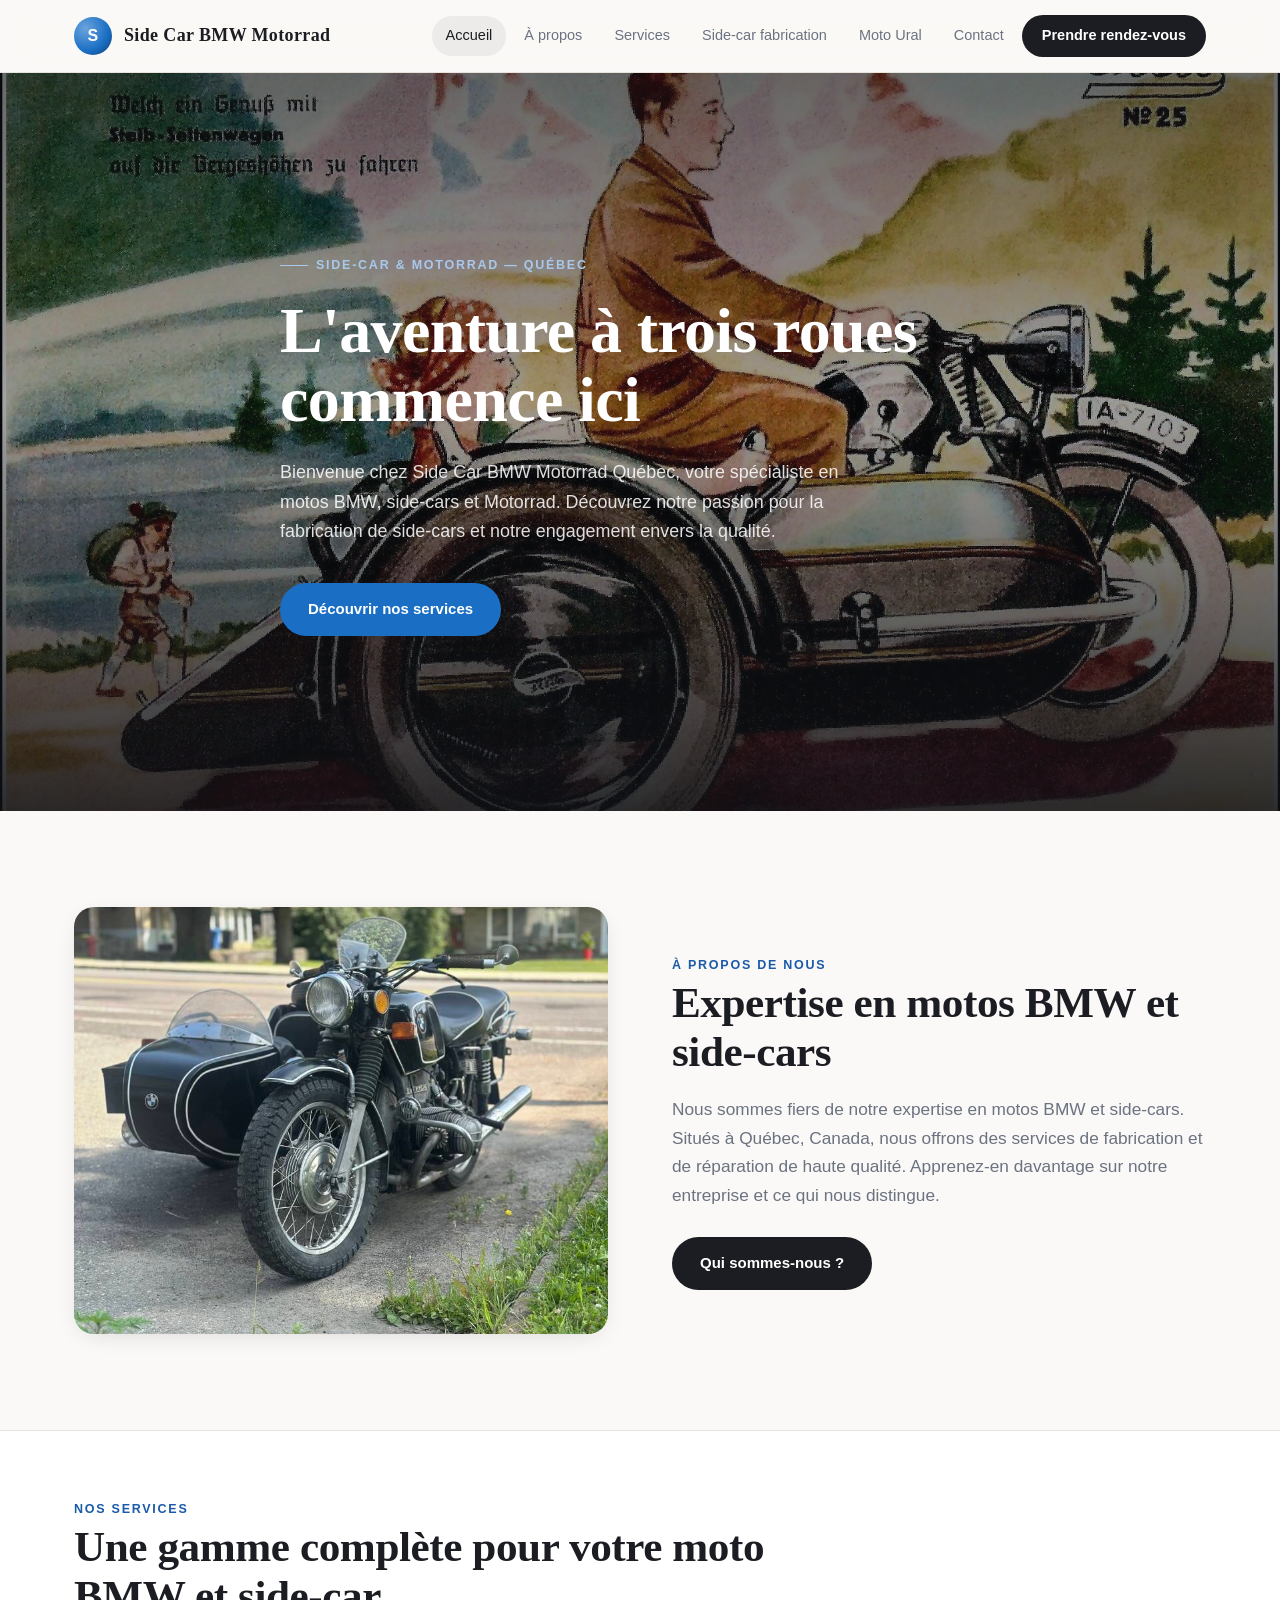
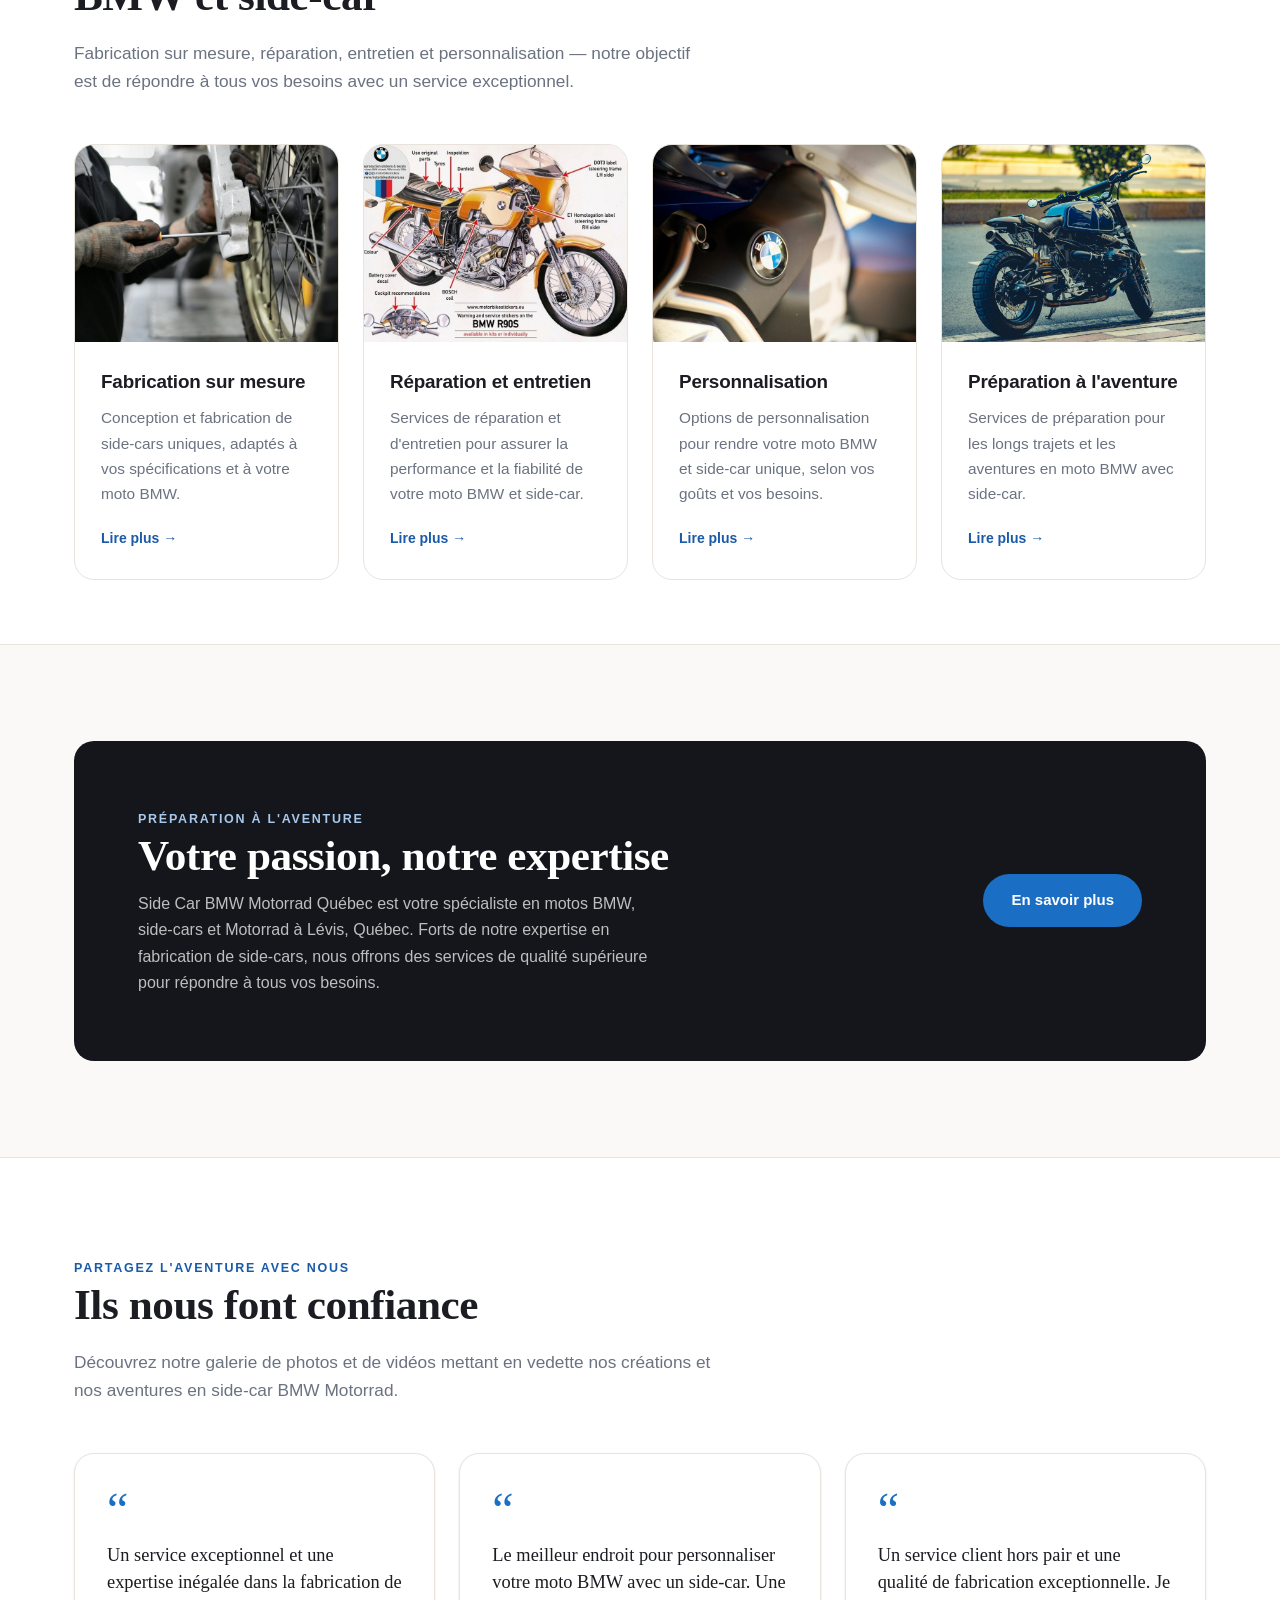
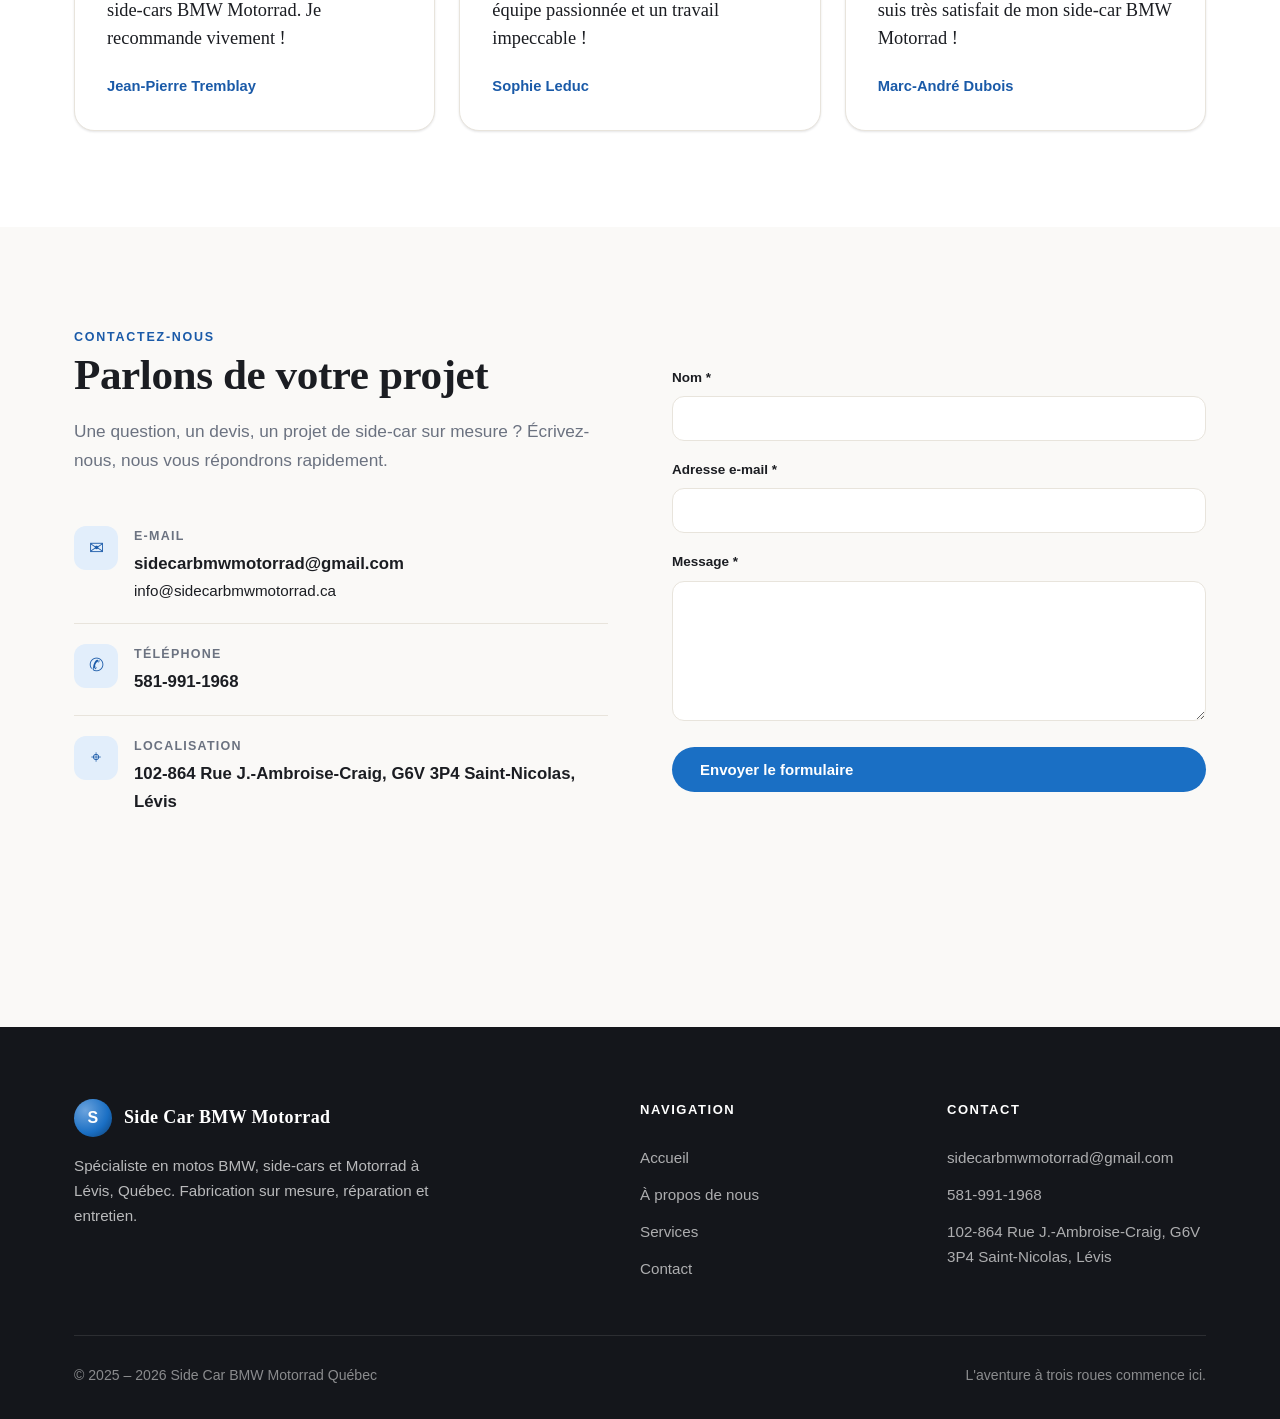
<file: index.html>
<!DOCTYPE html>
<html lang="fr">
<head>
  <meta charset="UTF-8">
  <meta name="viewport" content="width=device-width, initial-scale=1.0">
  <meta name="google-site-verification" content="H67OYmBwlfoLIRfiiEQF_itJ4jskWA3QukJUphxxIw4" />
  <title>Side Car BMW Motorrad Québec — Moto BMW, Motorrad & Réparation à Lévis</title>
  <meta name="description" content="Spécialiste moto BMW et Motorrad à Lévis, Québec. Réparation moto BMW, entretien, fabrication de side-cars sur mesure et personnalisation. Atelier à Lévis, service dans tout le Québec.">
  <link rel="canonical" href="https://sidcarbmwmotorrad.com/">
  <meta name="keywords" content="moto BMW, Motorrad, réparation moto BMW Lévis, Motorrad Lévis, Québec, side-car BMW, entretien moto BMW, fabrication side-car, mécanique BMW Québec">
  <meta name="geo.region" content="CA-QC">
  <meta name="geo.placename" content="Lévis">
  <meta property="og:type" content="website">
  <meta property="og:site_name" content="Side Car BMW Motorrad Québec">
  <meta property="og:title" content="Side Car BMW Motorrad Québec — Moto BMW, Motorrad & Réparation à Lévis">
  <meta property="og:description" content="Spécialiste moto BMW et Motorrad à Lévis, Québec. Réparation moto BMW, entretien, fabrication de side-cars sur mesure et personnalisation. Atelier à Lévis, service dans tout le Québec.">
  <meta property="og:url" content="https://sidcarbmwmotorrad.com/">
  <meta property="og:locale" content="fr_CA">
  <meta name="twitter:card" content="summary_large_image">
  <meta name="twitter:title" content="Side Car BMW Motorrad Québec — Moto BMW, Motorrad & Réparation à Lévis">
  <meta name="twitter:description" content="Spécialiste moto BMW et Motorrad à Lévis, Québec. Réparation moto BMW, entretien, fabrication de side-cars sur mesure et personnalisation. Atelier à Lévis, service dans tout le Québec.">
  <script type="application/ld+json">
  {"@context":"https://schema.org","@type":"AutoRepair","name":"Side Car BMW Motorrad Québec","image":"https://sidcarbmwmotorrad.com/images/atelier.jpg","url":"https://sidcarbmwmotorrad.com/","telephone":"+1-581-991-1968","email":"sidecarbmwmotorrad@gmail.com","address":{"@type":"PostalAddress","streetAddress":"102-864 Rue J.-Ambroise-Craig","addressLocality":"Lévis","addressRegion":"QC","postalCode":"G6V 3P4","addressCountry":"CA"},"geo":{"@type":"GeoCoordinates","latitude":46.8033,"longitude":-71.1779},"priceRange":"$$","description":"Réparation, entretien et fabrication de side-cars pour motos BMW et Motorrad à Lévis, Québec. Spécialiste BMW Motorrad et Ural.","areaServed":{"@type":"GeoCircle","geoMidpoint":{"@type":"GeoCoordinates","latitude":46.8033,"longitude":-71.1779},"geoRadius":"100000"},"sameAs":[]}
  </script>
  <link rel="stylesheet" href="css/style.css">
</head>
<body>

<header class="site-header">
  <div class="site-header__inner">
    <a class="brand" href="index.html">
      <span class="brand__mark">S</span>
      <span>Side Car BMW Motorrad</span>
    </a>
    <nav class="nav">
      <a class="nav__link nav__link--active" href="index.html">Accueil</a>
      <a class="nav__link" href="a-propos.html">À propos</a>
      <a class="nav__link" href="services.html">Services</a>
      <a class="nav__link" href="side-car-fabrication.html">Side-car fabrication</a>
      <a class="nav__link" href="moto-ural.html">Moto Ural</a>
      <a class="nav__link" href="contact.html">Contact</a>
      <a class="nav__cta" href="contact.html">Prendre rendez-vous</a>
    </nav>
  </div>
</header>

<!-- Héro -->
<section class="hero">
  <div class="hero__media">
    <img src="images/hero.jpg" alt="Side-car BMW Motorrad sur la route">
  </div>
  <div class="container hero__content">
    <span class="eyebrow">Side-car &amp; Motorrad — Québec</span>
    <h1 class="hero__title">L'aventure à trois roues commence ici</h1>
    <p class="hero__text">Bienvenue chez Side Car BMW Motorrad Québec, votre spécialiste en motos BMW, side-cars et Motorrad. Découvrez notre passion pour la fabrication de side-cars et notre engagement envers la qualité.</p>
    <a class="btn btn--accent" href="services.html">Découvrir nos services</a>
  </div>
</section>

<!-- À propos (extrait) -->
<section class="section">
  <div class="container split">
    <div class="split__media">
      <img src="images/atelier.jpg" alt="Atelier Side Car BMW Motorrad">
    </div>
    <div>
      <span class="kicker">À propos de nous</span>
      <h2 class="h2">Expertise en motos BMW et side-cars</h2>
      <p class="lead">Nous sommes fiers de notre expertise en motos BMW et side-cars. Situés à Québec, Canada, nous offrons des services de fabrication et de réparation de haute qualité. Apprenez-en davantage sur notre entreprise et ce qui nous distingue.</p>
      <a class="btn btn--dark" style="margin-top: 28px;" href="a-propos.html">Qui sommes-nous&nbsp;?</a>
    </div>
  </div>
</section>

<!-- Services -->
<section class="section section--tight" style="background: #fff; border-top: 1px solid var(--line); border-bottom: 1px solid var(--line);">
  <div class="container">
    <div class="section-head">
      <span class="kicker">Nos services</span>
      <h2 class="h2">Une gamme complète pour votre moto BMW et side-car</h2>
      <p class="lead">Fabrication sur mesure, réparation, entretien et personnalisation — notre objectif est de répondre à tous vos besoins avec un service exceptionnel.</p>
    </div>
    <div class="grid grid--4">
      <div class="card">
        <div class="card__media"><img src="images/fabrication.jpg" alt="Fabrication sur mesure"></div>
        <div class="card__body">
          <h3 class="card__title">Fabrication sur mesure</h3>
          <p class="card__text">Conception et fabrication de side-cars uniques, adaptés à vos spécifications et à votre moto BMW.</p>
          <a class="card__link" href="side-car-fabrication.html">Lire plus →</a>
        </div>
      </div>
      <div class="card">
        <div class="card__media"><img src="images/reparation.jpg" alt="Réparation et entretien"></div>
        <div class="card__body">
          <h3 class="card__title">Réparation et entretien</h3>
          <p class="card__text">Services de réparation et d'entretien pour assurer la performance et la fiabilité de votre moto BMW et side-car.</p>
          <a class="card__link" href="services.html">Lire plus →</a>
        </div>
      </div>
      <div class="card">
        <div class="card__media"><img src="images/personnalisation.jpg" alt="Personnalisation"></div>
        <div class="card__body">
          <h3 class="card__title">Personnalisation</h3>
          <p class="card__text">Options de personnalisation pour rendre votre moto BMW et side-car unique, selon vos goûts et vos besoins.</p>
          <a class="card__link" href="side-car-fabrication.html">Lire plus →</a>
        </div>
      </div>
      <div class="card">
        <div class="card__media"><img src="images/preparation.jpg" alt="Préparation à l'aventure"></div>
        <div class="card__body">
          <h3 class="card__title">Préparation à l'aventure</h3>
          <p class="card__text">Services de préparation pour les longs trajets et les aventures en moto BMW avec side-car.</p>
          <a class="card__link" href="services.html">Lire plus →</a>
        </div>
      </div>
    </div>
  </div>
</section>

<!-- Bandeau sombre -->
<section class="section">
  <div class="container">
    <div class="band">
      <div>
        <span class="kicker" style="color: #a8c8ec;">Préparation à l'aventure</span>
        <h2 class="h2">Votre passion, notre expertise</h2>
        <p>Side Car BMW Motorrad Québec est votre spécialiste en motos BMW, side-cars et Motorrad à Lévis, Québec. Forts de notre expertise en fabrication de side-cars, nous offrons des services de qualité supérieure pour répondre à tous vos besoins.</p>
      </div>
      <a class="btn btn--accent" href="contact.html">En savoir plus</a>
    </div>
  </div>
</section>

<!-- Galerie + témoignages -->
<section class="section" style="background: #fff; border-top: 1px solid var(--line);">
  <div class="container">
    <div class="section-head">
      <span class="kicker">Partagez l'aventure avec nous</span>
      <h2 class="h2">Ils nous font confiance</h2>
      <p class="lead">Découvrez notre galerie de photos et de vidéos mettant en vedette nos créations et nos aventures en side-car BMW Motorrad.</p>
    </div>
    <div class="grid grid--3">
      <div class="quote-card">
        <div class="quote-card__mark">“</div>
        <p class="quote-card__text">Un service exceptionnel et une expertise inégalée dans la fabrication de side-cars BMW Motorrad. Je recommande vivement&nbsp;!</p>
        <div class="quote-card__author">Jean-Pierre Tremblay</div>
      </div>
      <div class="quote-card">
        <div class="quote-card__mark">“</div>
        <p class="quote-card__text">Le meilleur endroit pour personnaliser votre moto BMW avec un side-car. Une équipe passionnée et un travail impeccable&nbsp;!</p>
        <div class="quote-card__author">Sophie Leduc</div>
      </div>
      <div class="quote-card">
        <div class="quote-card__mark">“</div>
        <p class="quote-card__text">Un service client hors pair et une qualité de fabrication exceptionnelle. Je suis très satisfait de mon side-car BMW Motorrad&nbsp;!</p>
        <div class="quote-card__author">Marc-André Dubois</div>
      </div>
    </div>
  </div>
</section>

<!-- Contact -->
<section class="section">
  <div class="container split">
    <div>
      <span class="kicker">Contactez-nous</span>
      <h2 class="h2">Parlons de votre projet</h2>
      <p class="lead">Une question, un devis, un projet de side-car sur mesure&nbsp;? Écrivez-nous, nous vous répondrons rapidement.</p>
      <div style="margin-top: 32px;">
        <div class="contact-item">
          <div class="contact-item__icon">✉</div>
          <div>
            <div class="contact-item__label">E-mail</div>
            <div class="contact-item__value">sidecarbmwmotorrad@gmail.com</div>
            <div class="contact-item__value" style="font-weight:400; font-size:0.95rem;">info@sidecarbmwmotorrad.ca</div>
          </div>
        </div>
        <div class="contact-item">
          <div class="contact-item__icon">✆</div>
          <div>
            <div class="contact-item__label">Téléphone</div>
            <div class="contact-item__value">581-991-1968</div>
          </div>
        </div>
        <div class="contact-item">
          <div class="contact-item__icon">⌖</div>
          <div>
            <div class="contact-item__label">Localisation</div>
            <div class="contact-item__value">102-864 Rue J.-Ambroise-Craig, G6V 3P4 Saint-Nicolas, Lévis</div>
          </div>
        </div>
      </div>
    </div>
    <div>
      <form class="form" action="#" method="post">
        <div class="field">
          <label for="name">Nom *</label>
          <input type="text" id="name" name="name" required>
        </div>
        <div class="field">
          <label for="email">Adresse e-mail *</label>
          <input type="email" id="email" name="email" required>
        </div>
        <div class="field">
          <label for="message">Message *</label>
          <textarea id="message" name="message" required></textarea>
        </div>
        <button class="btn btn--accent" type="submit">Envoyer le formulaire</button>
      </form>
    </div>
  </div>
</section>

<footer class="site-footer">
  <div class="container">
    <div class="site-footer__grid">
      <div>
        <div class="brand">
          <span class="brand__mark">S</span>
          <span>Side Car BMW Motorrad</span>
        </div>
        <p>Spécialiste en motos BMW, side-cars et Motorrad à Lévis, Québec. Fabrication sur mesure, réparation et entretien.</p>
      </div>
      <div>
        <div class="site-footer__title">Navigation</div>
        <a class="site-footer__link" href="index.html">Accueil</a>
        <a class="site-footer__link" href="a-propos.html">À propos de nous</a>
        <a class="site-footer__link" href="services.html">Services</a>
        <a class="site-footer__link" href="contact.html">Contact</a>
      </div>
      <div>
        <div class="site-footer__title">Contact</div>
        <a class="site-footer__link" href="mailto:sidecarbmwmotorrad@gmail.com">sidecarbmwmotorrad@gmail.com</a>
        <a class="site-footer__link" href="tel:5819911968">581-991-1968</a>
        <a class="site-footer__link" href="#">102-864 Rue J.-Ambroise-Craig, G6V 3P4 Saint-Nicolas, Lévis</a>
      </div>
    </div>
    <div class="site-footer__bottom">
      <span>© 2025 – 2026 Side Car BMW Motorrad Québec</span>
      <span>L'aventure à trois roues commence ici.</span>
    </div>
  </div>
</footer>

</body>
</html>
</file>
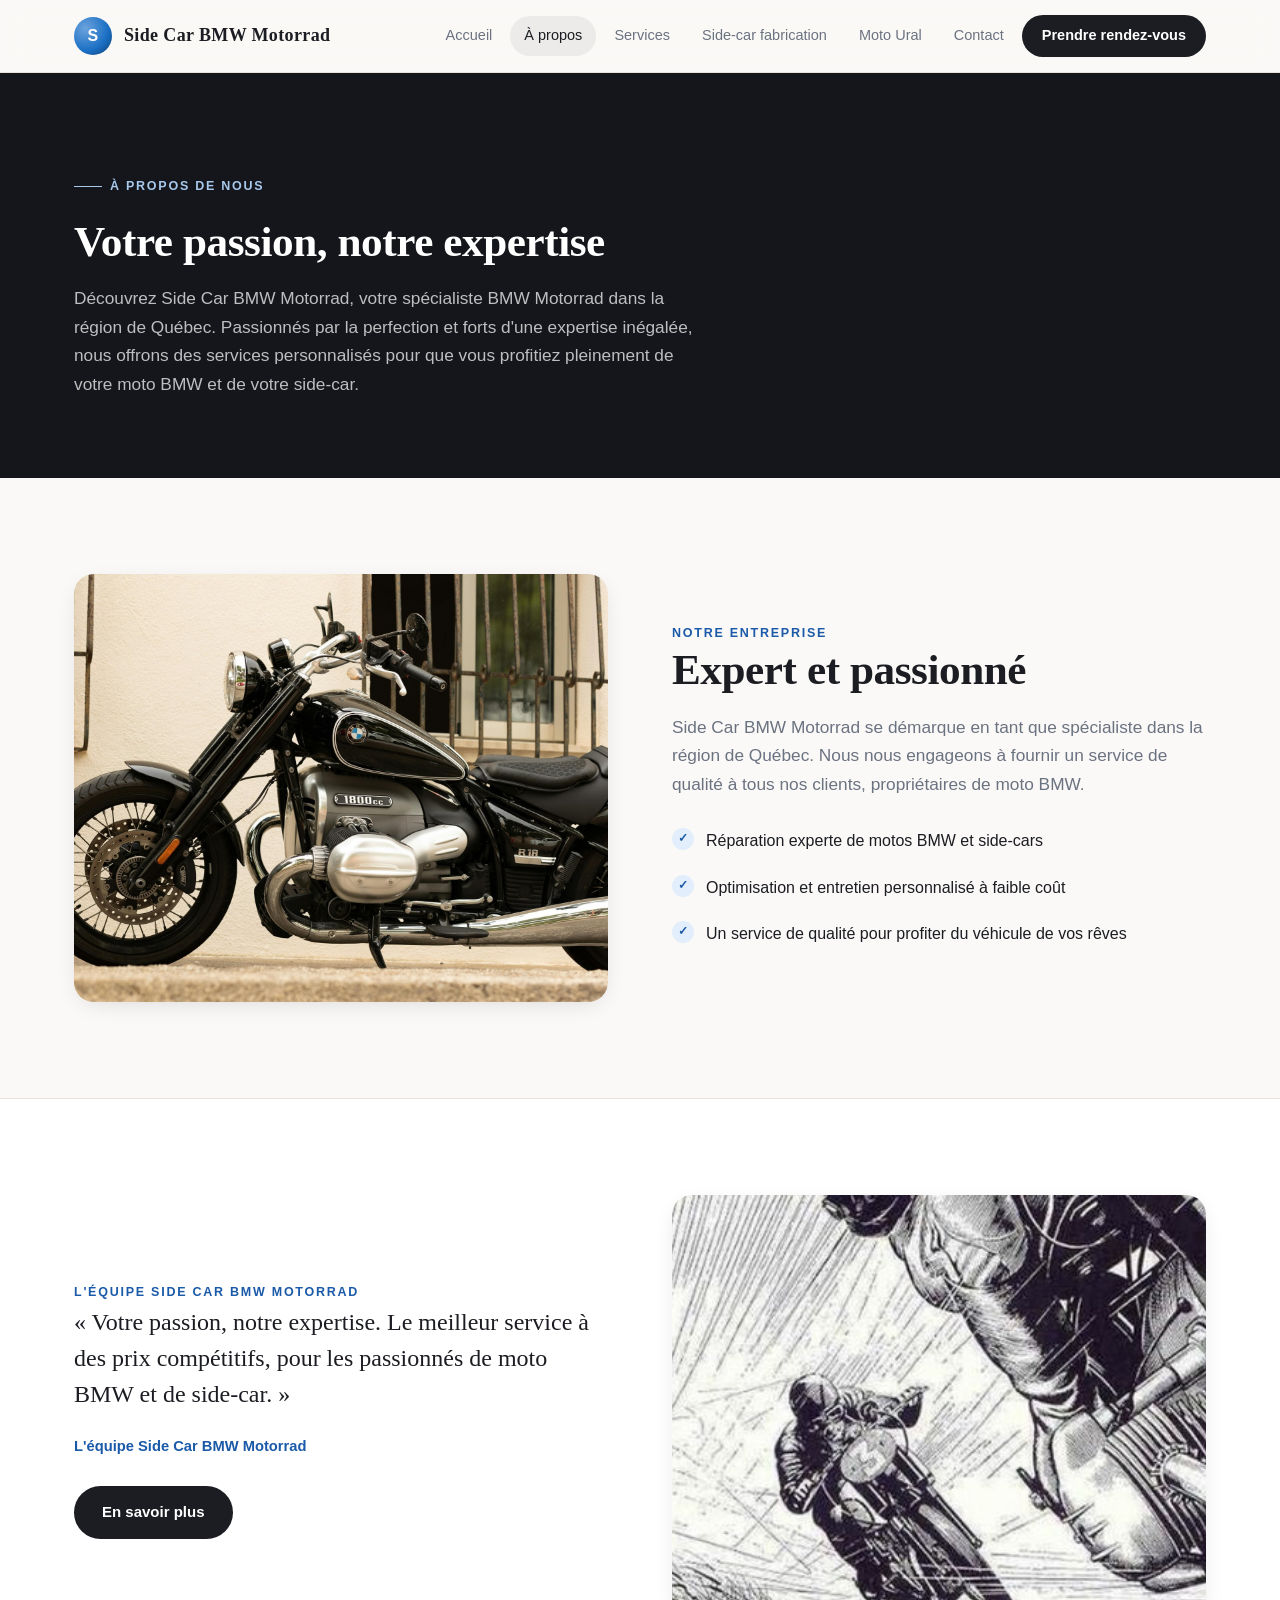
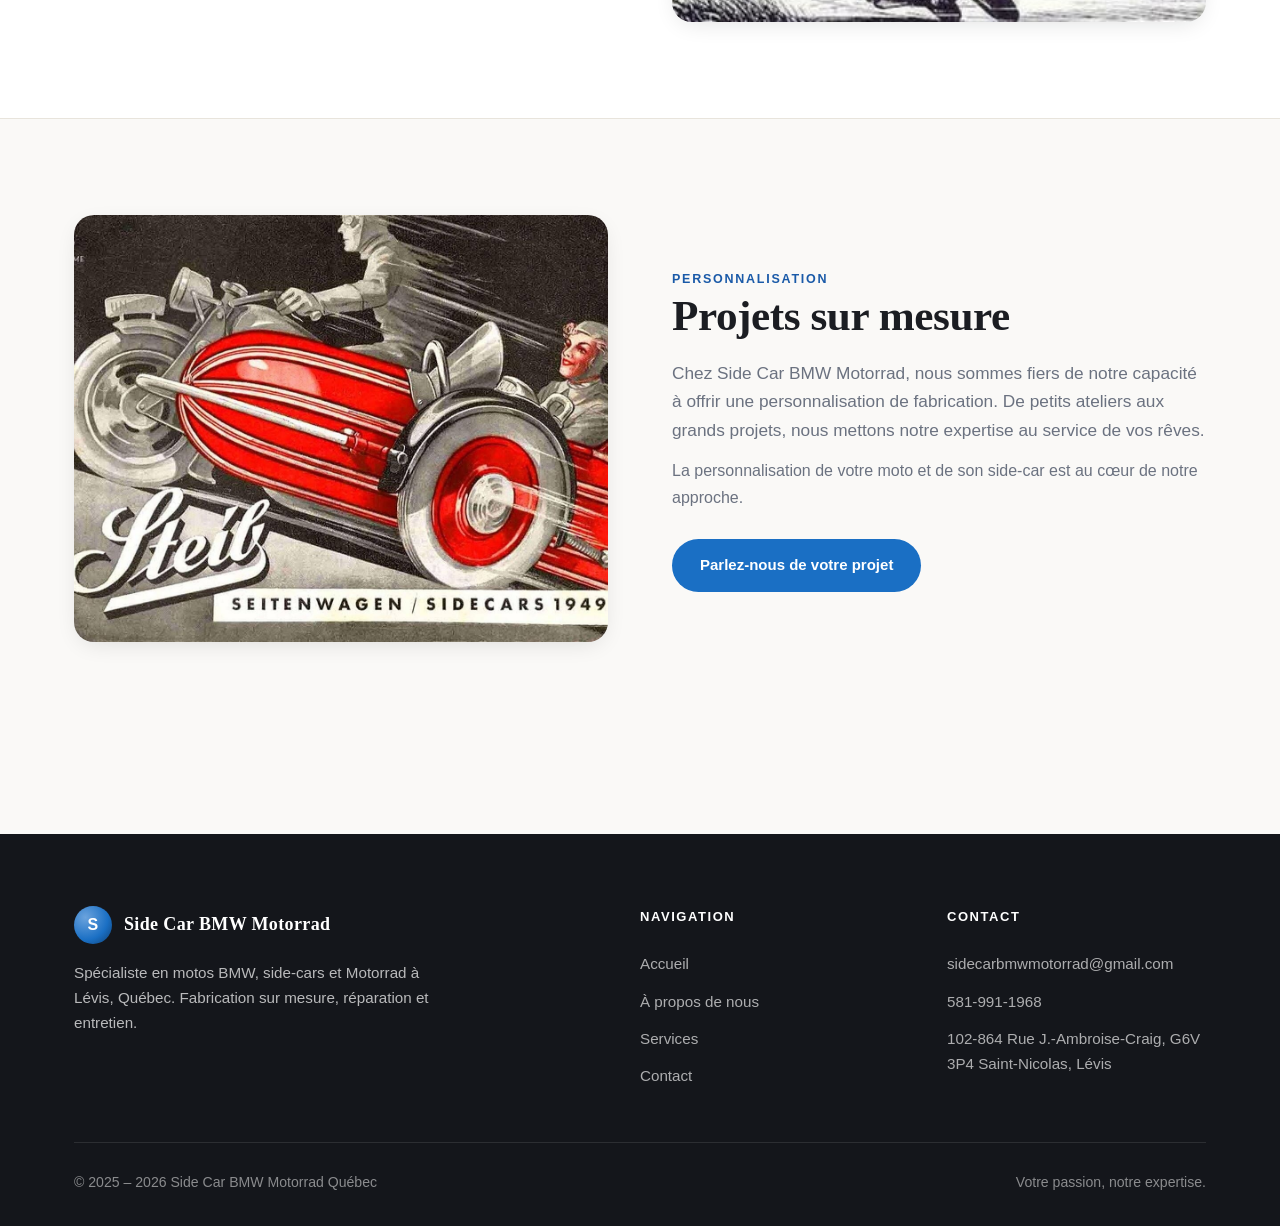
<file: a-propos.html>
<!DOCTYPE html>
<html lang="fr">
<head>
  <meta charset="UTF-8">
  <meta name="viewport" content="width=device-width, initial-scale=1.0">
  <title>À propos — Side Car BMW Motorrad Québec | Atelier moto BMW Lévis</title>
  <meta name="description" content="Découvrez Side Car BMW Motorrad, atelier spécialisé moto BMW et Motorrad à Lévis, Québec. Votre passion, notre expertise en réparation et side-cars.">
  <link rel="canonical" href="https://sidcarbmwmotorrad.com/a-propos.html">
  <meta name="keywords" content="moto BMW, Motorrad, réparation moto BMW Lévis, Motorrad Lévis, Québec, side-car BMW, entretien moto BMW, fabrication side-car, mécanique BMW Québec">
  <meta name="geo.region" content="CA-QC">
  <meta name="geo.placename" content="Lévis">
  <meta property="og:type" content="website">
  <meta property="og:site_name" content="Side Car BMW Motorrad Québec">
  <meta property="og:title" content="À propos — Side Car BMW Motorrad Québec | Atelier moto BMW Lévis">
  <meta property="og:description" content="Découvrez Side Car BMW Motorrad, atelier spécialisé moto BMW et Motorrad à Lévis, Québec. Votre passion, notre expertise en réparation et side-cars.">
  <meta property="og:url" content="https://sidcarbmwmotorrad.com/a-propos.html">
  <meta property="og:locale" content="fr_CA">
  <meta name="twitter:card" content="summary_large_image">
  <meta name="twitter:title" content="À propos — Side Car BMW Motorrad Québec | Atelier moto BMW Lévis">
  <meta name="twitter:description" content="Découvrez Side Car BMW Motorrad, atelier spécialisé moto BMW et Motorrad à Lévis, Québec. Votre passion, notre expertise en réparation et side-cars.">
  <script type="application/ld+json">
  {"@context":"https://schema.org","@type":"AutoRepair","name":"Side Car BMW Motorrad Québec","image":"https://sidcarbmwmotorrad.com/images/atelier.jpg","url":"https://sidcarbmwmotorrad.com/","telephone":"+1-581-991-1968","email":"sidecarbmwmotorrad@gmail.com","address":{"@type":"PostalAddress","streetAddress":"102-864 Rue J.-Ambroise-Craig","addressLocality":"Lévis","addressRegion":"QC","postalCode":"G6V 3P4","addressCountry":"CA"},"geo":{"@type":"GeoCoordinates","latitude":46.8033,"longitude":-71.1779},"priceRange":"$$","description":"Réparation, entretien et fabrication de side-cars pour motos BMW et Motorrad à Lévis, Québec. Spécialiste BMW Motorrad et Ural.","areaServed":{"@type":"GeoCircle","geoMidpoint":{"@type":"GeoCoordinates","latitude":46.8033,"longitude":-71.1779},"geoRadius":"100000"},"sameAs":[]}
  </script>
  <link rel="stylesheet" href="css/style.css">
</head>
<body>

<header class="site-header">
  <div class="site-header__inner">
    <a class="brand" href="index.html">
      <span class="brand__mark">S</span>
      <span>Side Car BMW Motorrad</span>
    </a>
    <nav class="nav">
      <a class="nav__link" href="index.html">Accueil</a>
      <a class="nav__link nav__link--active" href="a-propos.html">À propos</a>
      <a class="nav__link" href="services.html">Services</a>
      <a class="nav__link" href="side-car-fabrication.html">Side-car fabrication</a>
      <a class="nav__link" href="moto-ural.html">Moto Ural</a>
      <a class="nav__link" href="contact.html">Contact</a>
      <a class="nav__cta" href="contact.html">Prendre rendez-vous</a>
    </nav>
  </div>
</header>

<section class="page-hero">
  <div class="container">
    <span class="eyebrow">À propos de nous</span>
    <h1 class="h2" style="color:#fff;">Votre passion, notre expertise</h1>
    <p class="lead">Découvrez Side Car BMW Motorrad, votre spécialiste BMW Motorrad dans la région de Québec. Passionnés par la perfection et forts d'une expertise inégalée, nous offrons des services personnalisés pour que vous profitiez pleinement de votre moto BMW et de votre side-car.</p>
  </div>
</section>

<section class="section">
  <div class="container split">
    <div class="split__media">
      <img src="images/apropos.jpg" alt="Side Car BMW Motorrad — notre atelier">
    </div>
    <div>
      <span class="kicker">Notre entreprise</span>
      <h2 class="h2">Expert et passionné</h2>
      <p class="lead">Side Car BMW Motorrad se démarque en tant que spécialiste dans la région de Québec. Nous nous engageons à fournir un service de qualité à tous nos clients, propriétaires de moto BMW.</p>
      <ul class="list-check" style="margin-top: 20px;">
        <li>Réparation experte de motos BMW et side-cars</li>
        <li>Optimisation et entretien personnalisé à faible coût</li>
        <li>Un service de qualité pour profiter du véhicule de vos rêves</li>
      </ul>
    </div>
  </div>
</section>

<section class="section" style="background: #fff; border-top: 1px solid var(--line); border-bottom: 1px solid var(--line);">
  <div class="container split">
    <div>
      <span class="kicker">L'équipe Side Car BMW Motorrad</span>
      <blockquote class="quote-card__text" style="font-size:1.5rem; max-width: 520px;">«&nbsp;Votre passion, notre expertise. Le meilleur service à des prix compétitifs, pour les passionnés de moto BMW et de side-car.&nbsp;»</blockquote>
      <div class="quote-card__author">L'équipe Side Car BMW Motorrad</div>
      <a class="btn btn--dark" style="margin-top: 28px;" href="contact.html">En savoir plus</a>
    </div>
    <div class="split__media">
      <img src="images/equipe.jpg" alt="L'équipe Side Car BMW Motorrad">
    </div>
  </div>
</section>

<section class="section">
  <div class="container split">
    <div class="split__media">
      <img src="images/fabrication-hero.jpg" alt="Personnalisation et projets sur mesure">
    </div>
    <div>
      <span class="kicker">Personnalisation</span>
      <h2 class="h2">Projets sur mesure</h2>
      <p class="lead">Chez Side Car BMW Motorrad, nous sommes fiers de notre capacité à offrir une personnalisation de fabrication. De petits ateliers aux grands projets, nous mettons notre expertise au service de vos rêves.</p>
      <p style="color: var(--muted); margin-top: 14px;">La personnalisation de votre moto et de son side-car est au cœur de notre approche.</p>
      <a class="btn btn--accent" style="margin-top: 28px;" href="contact.html">Parlez-nous de votre projet</a>
    </div>
  </div>
</section>

<footer class="site-footer">
  <div class="container">
    <div class="site-footer__grid">
      <div>
        <div class="brand">
          <span class="brand__mark">S</span>
          <span>Side Car BMW Motorrad</span>
        </div>
        <p>Spécialiste en motos BMW, side-cars et Motorrad à Lévis, Québec. Fabrication sur mesure, réparation et entretien.</p>
      </div>
      <div>
        <div class="site-footer__title">Navigation</div>
        <a class="site-footer__link" href="index.html">Accueil</a>
        <a class="site-footer__link" href="a-propos.html">À propos de nous</a>
        <a class="site-footer__link" href="services.html">Services</a>
        <a class="site-footer__link" href="contact.html">Contact</a>
      </div>
      <div>
        <div class="site-footer__title">Contact</div>
        <a class="site-footer__link" href="mailto:sidecarbmwmotorrad@gmail.com">sidecarbmwmotorrad@gmail.com</a>
        <a class="site-footer__link" href="tel:5819911968">581-991-1968</a>
        <a class="site-footer__link" href="#">102-864 Rue J.-Ambroise-Craig, G6V 3P4 Saint-Nicolas, Lévis</a>
      </div>
    </div>
    <div class="site-footer__bottom">
      <span>© 2025 – 2026 Side Car BMW Motorrad Québec</span>
      <span>Votre passion, notre expertise.</span>
    </div>
  </div>
</footer>

</body>
</html>
</file>
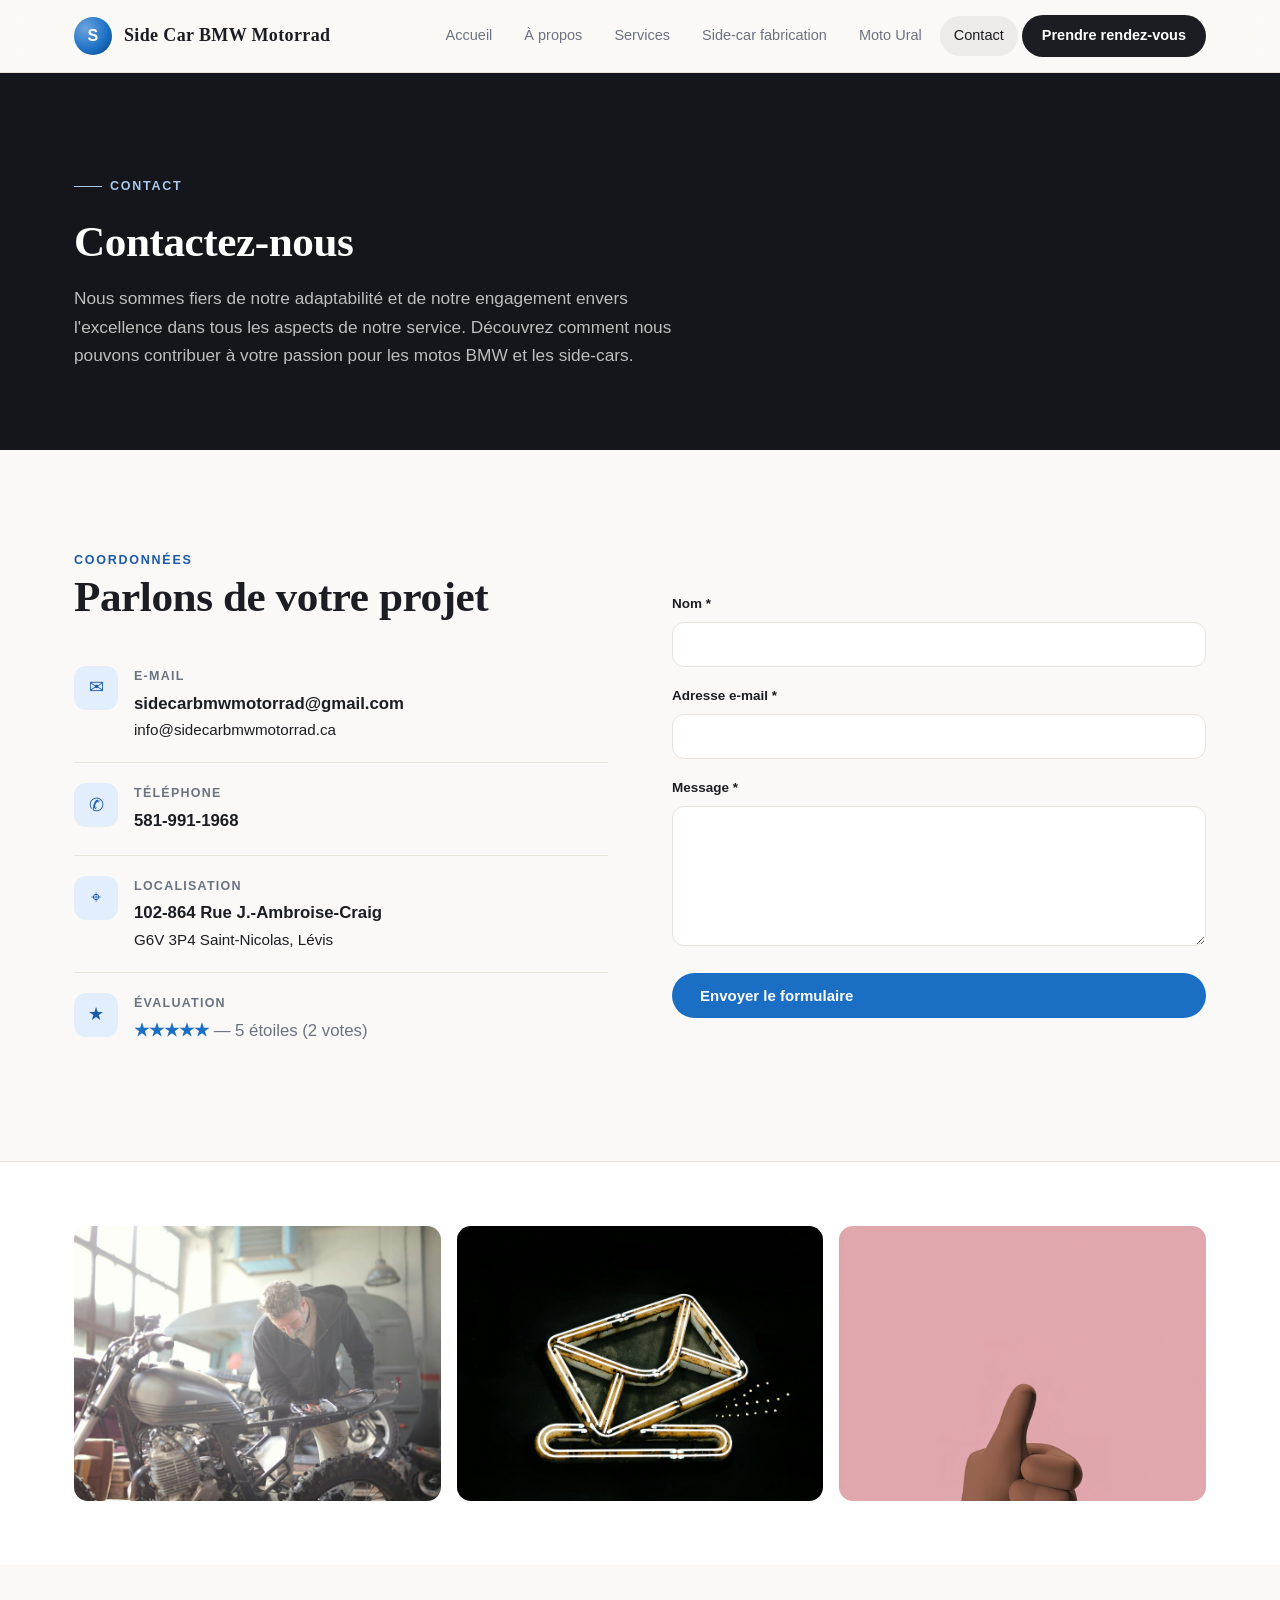
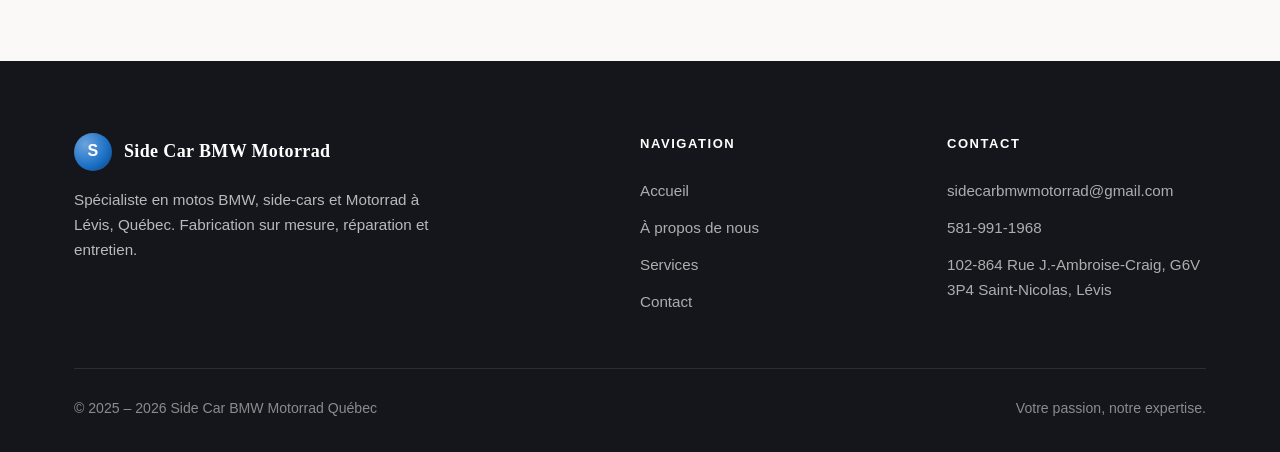
<file: contact.html>
<!DOCTYPE html>
<html lang="fr">
<head>
  <meta charset="UTF-8">
  <meta name="viewport" content="width=device-width, initial-scale=1.0">
  <title>Contact — Réparation Moto BMW Lévis | Side Car BMW Motorrad Québec</title>
  <meta name="description" content="Contactez Side Car BMW Motorrad à Lévis, Québec. Réparation moto BMW, Motorrad, side-cars. Téléphone 581-991-1968, atelier à Lévis près de Québec.">
  <link rel="canonical" href="https://sidcarbmwmotorrad.com/contact.html">
  <meta name="keywords" content="moto BMW, Motorrad, réparation moto BMW Lévis, Motorrad Lévis, Québec, side-car BMW, entretien moto BMW, fabrication side-car, mécanique BMW Québec">
  <meta name="geo.region" content="CA-QC">
  <meta name="geo.placename" content="Lévis">
  <meta property="og:type" content="website">
  <meta property="og:site_name" content="Side Car BMW Motorrad Québec">
  <meta property="og:title" content="Contact — Réparation Moto BMW Lévis | Side Car BMW Motorrad Québec">
  <meta property="og:description" content="Contactez Side Car BMW Motorrad à Lévis, Québec. Réparation moto BMW, Motorrad, side-cars. Téléphone 581-991-1968, atelier à Lévis près de Québec.">
  <meta property="og:url" content="https://sidcarbmwmotorrad.com/contact.html">
  <meta property="og:locale" content="fr_CA">
  <meta name="twitter:card" content="summary_large_image">
  <meta name="twitter:title" content="Contact — Réparation Moto BMW Lévis | Side Car BMW Motorrad Québec">
  <meta name="twitter:description" content="Contactez Side Car BMW Motorrad à Lévis, Québec. Réparation moto BMW, Motorrad, side-cars. Téléphone 581-991-1968, atelier à Lévis près de Québec.">
  <script type="application/ld+json">
  {"@context":"https://schema.org","@type":"AutoRepair","name":"Side Car BMW Motorrad Québec","image":"https://sidcarbmwmotorrad.com/images/atelier.jpg","url":"https://sidcarbmwmotorrad.com/","telephone":"+1-581-991-1968","email":"sidecarbmwmotorrad@gmail.com","address":{"@type":"PostalAddress","streetAddress":"102-864 Rue J.-Ambroise-Craig","addressLocality":"Lévis","addressRegion":"QC","postalCode":"G6V 3P4","addressCountry":"CA"},"geo":{"@type":"GeoCoordinates","latitude":46.8033,"longitude":-71.1779},"priceRange":"$$","description":"Réparation, entretien et fabrication de side-cars pour motos BMW et Motorrad à Lévis, Québec. Spécialiste BMW Motorrad et Ural.","areaServed":{"@type":"GeoCircle","geoMidpoint":{"@type":"GeoCoordinates","latitude":46.8033,"longitude":-71.1779},"geoRadius":"100000"},"sameAs":[]}
  </script>
  <link rel="stylesheet" href="css/style.css">
</head>
<body>

<header class="site-header">
  <div class="site-header__inner">
    <a class="brand" href="index.html">
      <span class="brand__mark">S</span>
      <span>Side Car BMW Motorrad</span>
    </a>
    <nav class="nav">
      <a class="nav__link" href="index.html">Accueil</a>
      <a class="nav__link" href="a-propos.html">À propos</a>
      <a class="nav__link" href="services.html">Services</a>
      <a class="nav__link" href="side-car-fabrication.html">Side-car fabrication</a>
      <a class="nav__link" href="moto-ural.html">Moto Ural</a>
      <a class="nav__link nav__link--active" href="contact.html">Contact</a>
      <a class="nav__cta" href="contact.html">Prendre rendez-vous</a>
    </nav>
  </div>
</header>

<section class="page-hero">
  <div class="container">
    <span class="eyebrow">Contact</span>
    <h1 class="h2" style="color:#fff;">Contactez-nous</h1>
    <p class="lead">Nous sommes fiers de notre adaptabilité et de notre engagement envers l'excellence dans tous les aspects de notre service. Découvrez comment nous pouvons contribuer à votre passion pour les motos BMW et les side-cars.</p>
  </div>
</section>

<section class="section">
  <div class="container split">
    <div>
      <span class="kicker">Coordonnées</span>
      <h2 class="h2">Parlons de votre projet</h2>
      <div style="margin-top: 24px;">
        <div class="contact-item">
          <div class="contact-item__icon">✉</div>
          <div>
            <div class="contact-item__label">E-mail</div>
            <div class="contact-item__value">sidecarbmwmotorrad@gmail.com</div>
            <div class="contact-item__value" style="font-weight:400; font-size:0.95rem;">info@sidecarbmwmotorrad.ca</div>
          </div>
        </div>
        <div class="contact-item">
          <div class="contact-item__icon">✆</div>
          <div>
            <div class="contact-item__label">Téléphone</div>
            <div class="contact-item__value">581-991-1968</div>
          </div>
        </div>
        <div class="contact-item">
          <div class="contact-item__icon">⌖</div>
          <div>
            <div class="contact-item__label">Localisation</div>
            <div class="contact-item__value">102-864 Rue J.-Ambroise-Craig</div>
            <div class="contact-item__value" style="font-weight:400; font-size:0.95rem;">G6V 3P4 Saint-Nicolas, Lévis</div>
          </div>
        </div>
        <div class="contact-item">
          <div class="contact-item__icon">★</div>
          <div>
            <div class="contact-item__label">Évaluation</div>
            <div class="contact-item__value" style="color: var(--accent);">★★★★★ <span style="color: var(--muted); font-weight:400;">— 5 étoiles (2 votes)</span></div>
          </div>
        </div>
      </div>
    </div>
    <div>
      <form class="form" action="#" method="post">
        <div class="field">
          <label for="name">Nom *</label>
          <input type="text" id="name" name="name" required>
        </div>
        <div class="field">
          <label for="email">Adresse e-mail *</label>
          <input type="email" id="email" name="email" required>
        </div>
        <div class="field">
          <label for="message">Message *</label>
          <textarea id="message" name="message" required></textarea>
        </div>
        <button class="btn btn--accent" type="submit">Envoyer le formulaire</button>
      </form>
    </div>
  </div>
</section>

<section class="section section--tight" style="background: #fff; border-top: 1px solid var(--line);">
  <div class="container">
    <div class="gallery">
      <img src="images/contact.jpg" alt="Side Car BMW Motorrad">
      <img src="images/contact2.jpg" alt="Notre atelier">
      <img src="images/contact3.jpg" alt="Side-car BMW Motorrad">
    </div>
  </div>
</section>

<footer class="site-footer">
  <div class="container">
    <div class="site-footer__grid">
      <div>
        <div class="brand">
          <span class="brand__mark">S</span>
          <span>Side Car BMW Motorrad</span>
        </div>
        <p>Spécialiste en motos BMW, side-cars et Motorrad à Lévis, Québec. Fabrication sur mesure, réparation et entretien.</p>
      </div>
      <div>
        <div class="site-footer__title">Navigation</div>
        <a class="site-footer__link" href="index.html">Accueil</a>
        <a class="site-footer__link" href="a-propos.html">À propos de nous</a>
        <a class="site-footer__link" href="services.html">Services</a>
        <a class="site-footer__link" href="contact.html">Contact</a>
      </div>
      <div>
        <div class="site-footer__title">Contact</div>
        <a class="site-footer__link" href="mailto:sidecarbmwmotorrad@gmail.com">sidecarbmwmotorrad@gmail.com</a>
        <a class="site-footer__link" href="tel:5819911968">581-991-1968</a>
        <a class="site-footer__link" href="#">102-864 Rue J.-Ambroise-Craig, G6V 3P4 Saint-Nicolas, Lévis</a>
      </div>
    </div>
    <div class="site-footer__bottom">
      <span>© 2025 – 2026 Side Car BMW Motorrad Québec</span>
      <span>Votre passion, notre expertise.</span>
    </div>
  </div>
</footer>

</body>
</html>
</file>
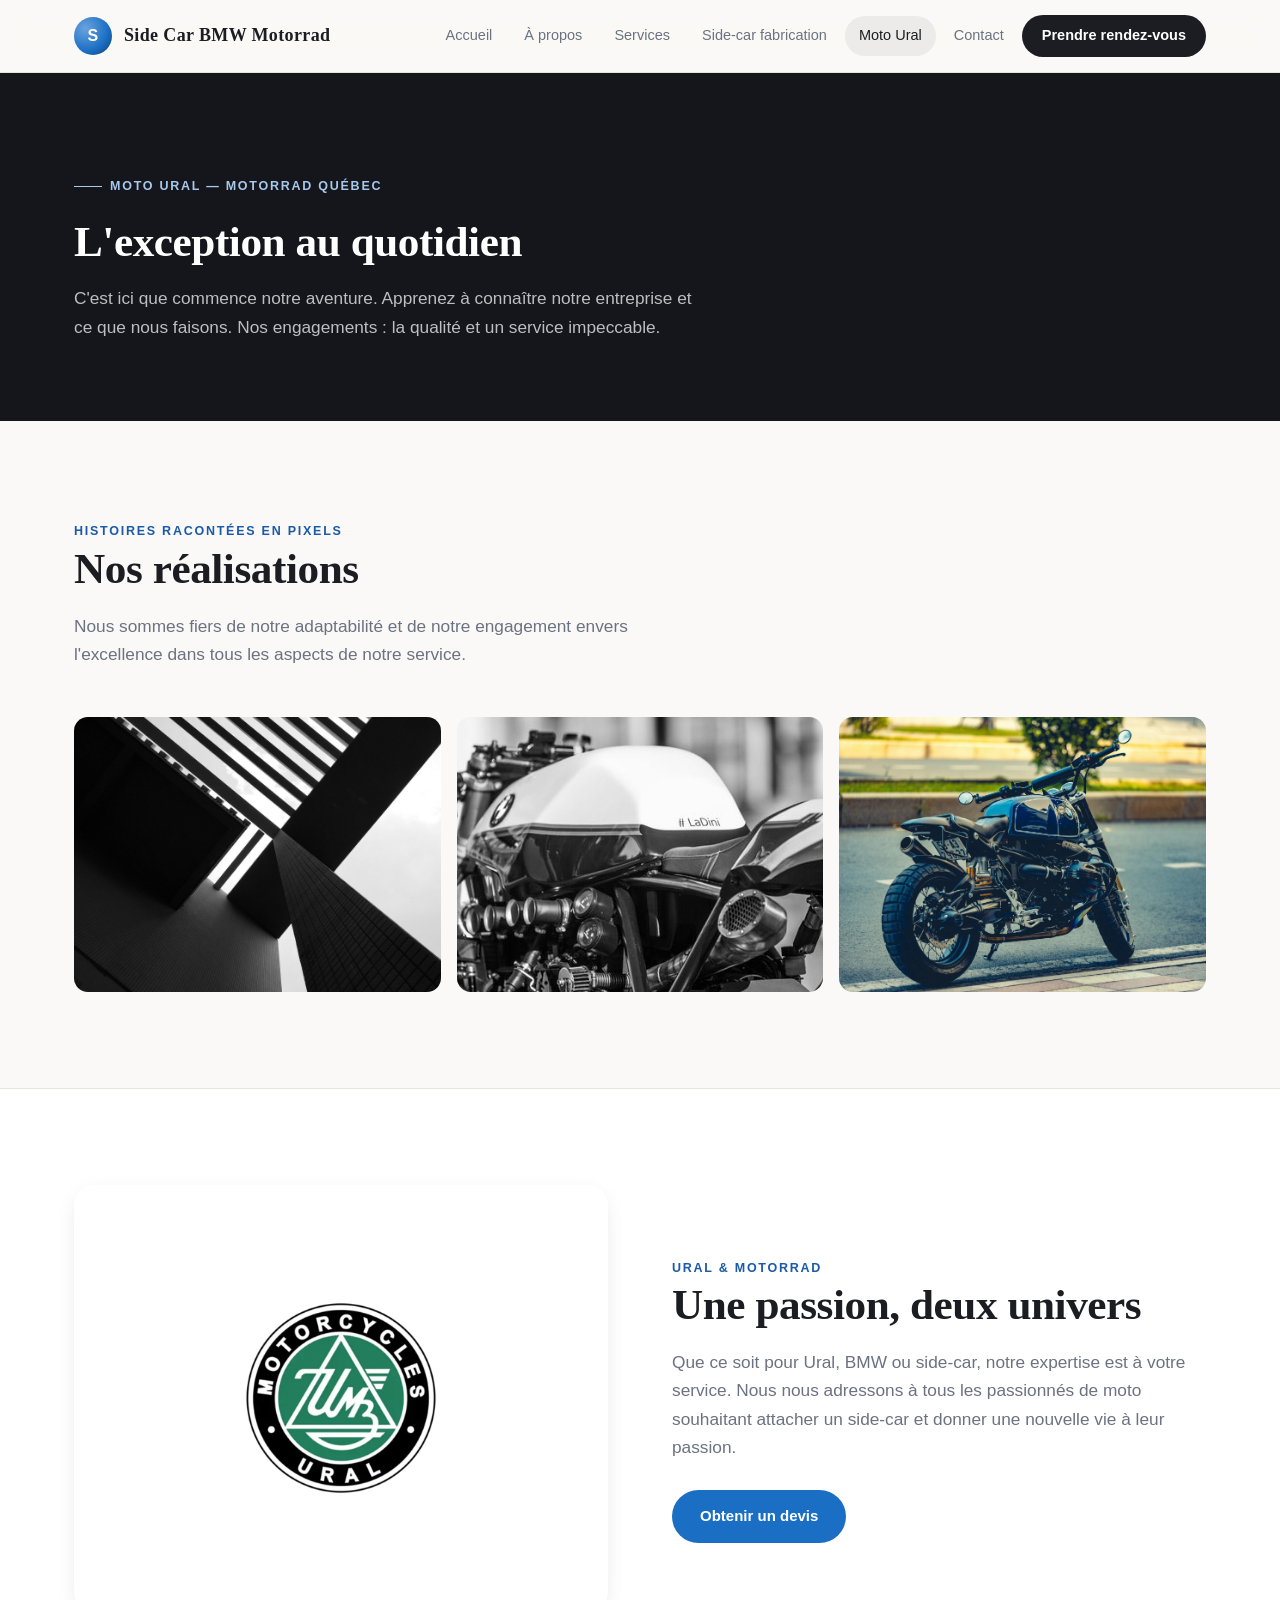
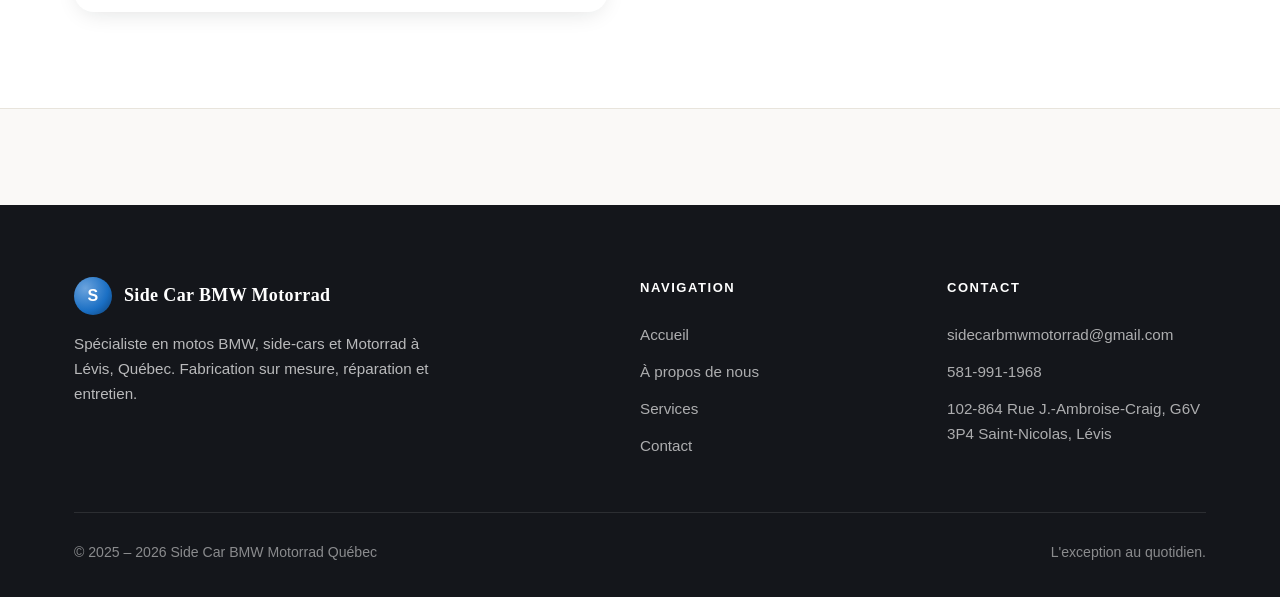
<file: moto-ural.html>
<!DOCTYPE html>
<html lang="fr">
<head>
  <meta charset="UTF-8">
  <meta name="viewport" content="width=device-width, initial-scale=1.0">
  <title>Moto Ural au Québec — Vente & Entretien | Side Car BMW Motorrad Lévis</title>
  <meta name="description" content="Motos Ural au Québec : histoire, entretien et side-cars. Votre spécialiste Ural et BMW Motorrad à Lévis, Québec.">
  <link rel="canonical" href="https://sidcarbmwmotorrad.com/moto-ural.html">
  <meta name="keywords" content="moto BMW, Motorrad, réparation moto BMW Lévis, Motorrad Lévis, Québec, side-car BMW, entretien moto BMW, fabrication side-car, mécanique BMW Québec">
  <meta name="geo.region" content="CA-QC">
  <meta name="geo.placename" content="Lévis">
  <meta property="og:type" content="website">
  <meta property="og:site_name" content="Side Car BMW Motorrad Québec">
  <meta property="og:title" content="Moto Ural au Québec — Vente & Entretien | Side Car BMW Motorrad Lévis">
  <meta property="og:description" content="Motos Ural au Québec : histoire, entretien et side-cars. Votre spécialiste Ural et BMW Motorrad à Lévis, Québec.">
  <meta property="og:url" content="https://sidcarbmwmotorrad.com/moto-ural.html">
  <meta property="og:locale" content="fr_CA">
  <meta name="twitter:card" content="summary_large_image">
  <meta name="twitter:title" content="Moto Ural au Québec — Vente & Entretien | Side Car BMW Motorrad Lévis">
  <meta name="twitter:description" content="Motos Ural au Québec : histoire, entretien et side-cars. Votre spécialiste Ural et BMW Motorrad à Lévis, Québec.">
  <script type="application/ld+json">
  {"@context":"https://schema.org","@type":"AutoRepair","name":"Side Car BMW Motorrad Québec","image":"https://sidcarbmwmotorrad.com/images/atelier.jpg","url":"https://sidcarbmwmotorrad.com/","telephone":"+1-581-991-1968","email":"sidecarbmwmotorrad@gmail.com","address":{"@type":"PostalAddress","streetAddress":"102-864 Rue J.-Ambroise-Craig","addressLocality":"Lévis","addressRegion":"QC","postalCode":"G6V 3P4","addressCountry":"CA"},"geo":{"@type":"GeoCoordinates","latitude":46.8033,"longitude":-71.1779},"priceRange":"$$","description":"Réparation, entretien et fabrication de side-cars pour motos BMW et Motorrad à Lévis, Québec. Spécialiste BMW Motorrad et Ural.","areaServed":{"@type":"GeoCircle","geoMidpoint":{"@type":"GeoCoordinates","latitude":46.8033,"longitude":-71.1779},"geoRadius":"100000"},"sameAs":[]}
  </script>
  <link rel="stylesheet" href="css/style.css">
</head>
<body>

<header class="site-header">
  <div class="site-header__inner">
    <a class="brand" href="index.html">
      <span class="brand__mark">S</span>
      <span>Side Car BMW Motorrad</span>
    </a>
    <nav class="nav">
      <a class="nav__link" href="index.html">Accueil</a>
      <a class="nav__link" href="a-propos.html">À propos</a>
      <a class="nav__link" href="services.html">Services</a>
      <a class="nav__link" href="side-car-fabrication.html">Side-car fabrication</a>
      <a class="nav__link nav__link--active" href="moto-ural.html">Moto Ural</a>
      <a class="nav__link" href="contact.html">Contact</a>
      <a class="nav__cta" href="contact.html">Prendre rendez-vous</a>
    </nav>
  </div>
</header>

<section class="page-hero">
  <div class="container">
    <span class="eyebrow">Moto Ural — Motorrad Québec</span>
    <h1 class="h2" style="color:#fff;">L'exception au quotidien</h1>
    <p class="lead">C'est ici que commence notre aventure. Apprenez à connaître notre entreprise et ce que nous faisons. Nos engagements : la qualité et un service impeccable.</p>
  </div>
</section>

<section class="section">
  <div class="container">
    <div class="section-head">
      <span class="kicker">Histoires racontées en pixels</span>
      <h2 class="h2">Nos réalisations</h2>
      <p class="lead">Nous sommes fiers de notre adaptabilité et de notre engagement envers l'excellence dans tous les aspects de notre service.</p>
    </div>
    <div class="gallery">
      <img src="images/ural1.jpg" alt="Moto Ural avec side-car">
      <img src="images/galerie.jpg" alt="Side-car Motorrad — aventure">
      <img src="images/preparation.jpg" alt="Préparation à l'aventure en side-car">
    </div>
  </div>
</section>

<section class="section" style="background: #fff; border-top: 1px solid var(--line); border-bottom: 1px solid var(--line);">
  <div class="container split">
    <div class="split__media" style="background: #fff; display: grid; place-items: center;">
      <img src="images/ural-logo.webp" alt="Emblème Ural" style="object-fit: contain; max-height: 260px;">
    </div>
    <div>
      <span class="kicker">Ural &amp; Motorrad</span>
      <h2 class="h2">Une passion, deux univers</h2>
      <p class="lead">Que ce soit pour Ural, BMW ou side-car, notre expertise est à votre service. Nous nous adressons à tous les passionnés de moto souhaitant attacher un side-car et donner une nouvelle vie à leur passion.</p>
      <a class="btn btn--accent" style="margin-top: 28px;" href="contact.html">Obtenir un devis</a>
    </div>
  </div>
</section>

<footer class="site-footer">
  <div class="container">
    <div class="site-footer__grid">
      <div>
        <div class="brand">
          <span class="brand__mark">S</span>
          <span>Side Car BMW Motorrad</span>
        </div>
        <p>Spécialiste en motos BMW, side-cars et Motorrad à Lévis, Québec. Fabrication sur mesure, réparation et entretien.</p>
      </div>
      <div>
        <div class="site-footer__title">Navigation</div>
        <a class="site-footer__link" href="index.html">Accueil</a>
        <a class="site-footer__link" href="a-propos.html">À propos de nous</a>
        <a class="site-footer__link" href="services.html">Services</a>
        <a class="site-footer__link" href="contact.html">Contact</a>
      </div>
      <div>
        <div class="site-footer__title">Contact</div>
        <a class="site-footer__link" href="mailto:sidecarbmwmotorrad@gmail.com">sidecarbmwmotorrad@gmail.com</a>
        <a class="site-footer__link" href="tel:5819911968">581-991-1968</a>
        <a class="site-footer__link" href="#">102-864 Rue J.-Ambroise-Craig, G6V 3P4 Saint-Nicolas, Lévis</a>
      </div>
    </div>
    <div class="site-footer__bottom">
      <span>© 2025 – 2026 Side Car BMW Motorrad Québec</span>
      <span>L'exception au quotidien.</span>
    </div>
  </div>
</footer>

</body>
</html>
</file>
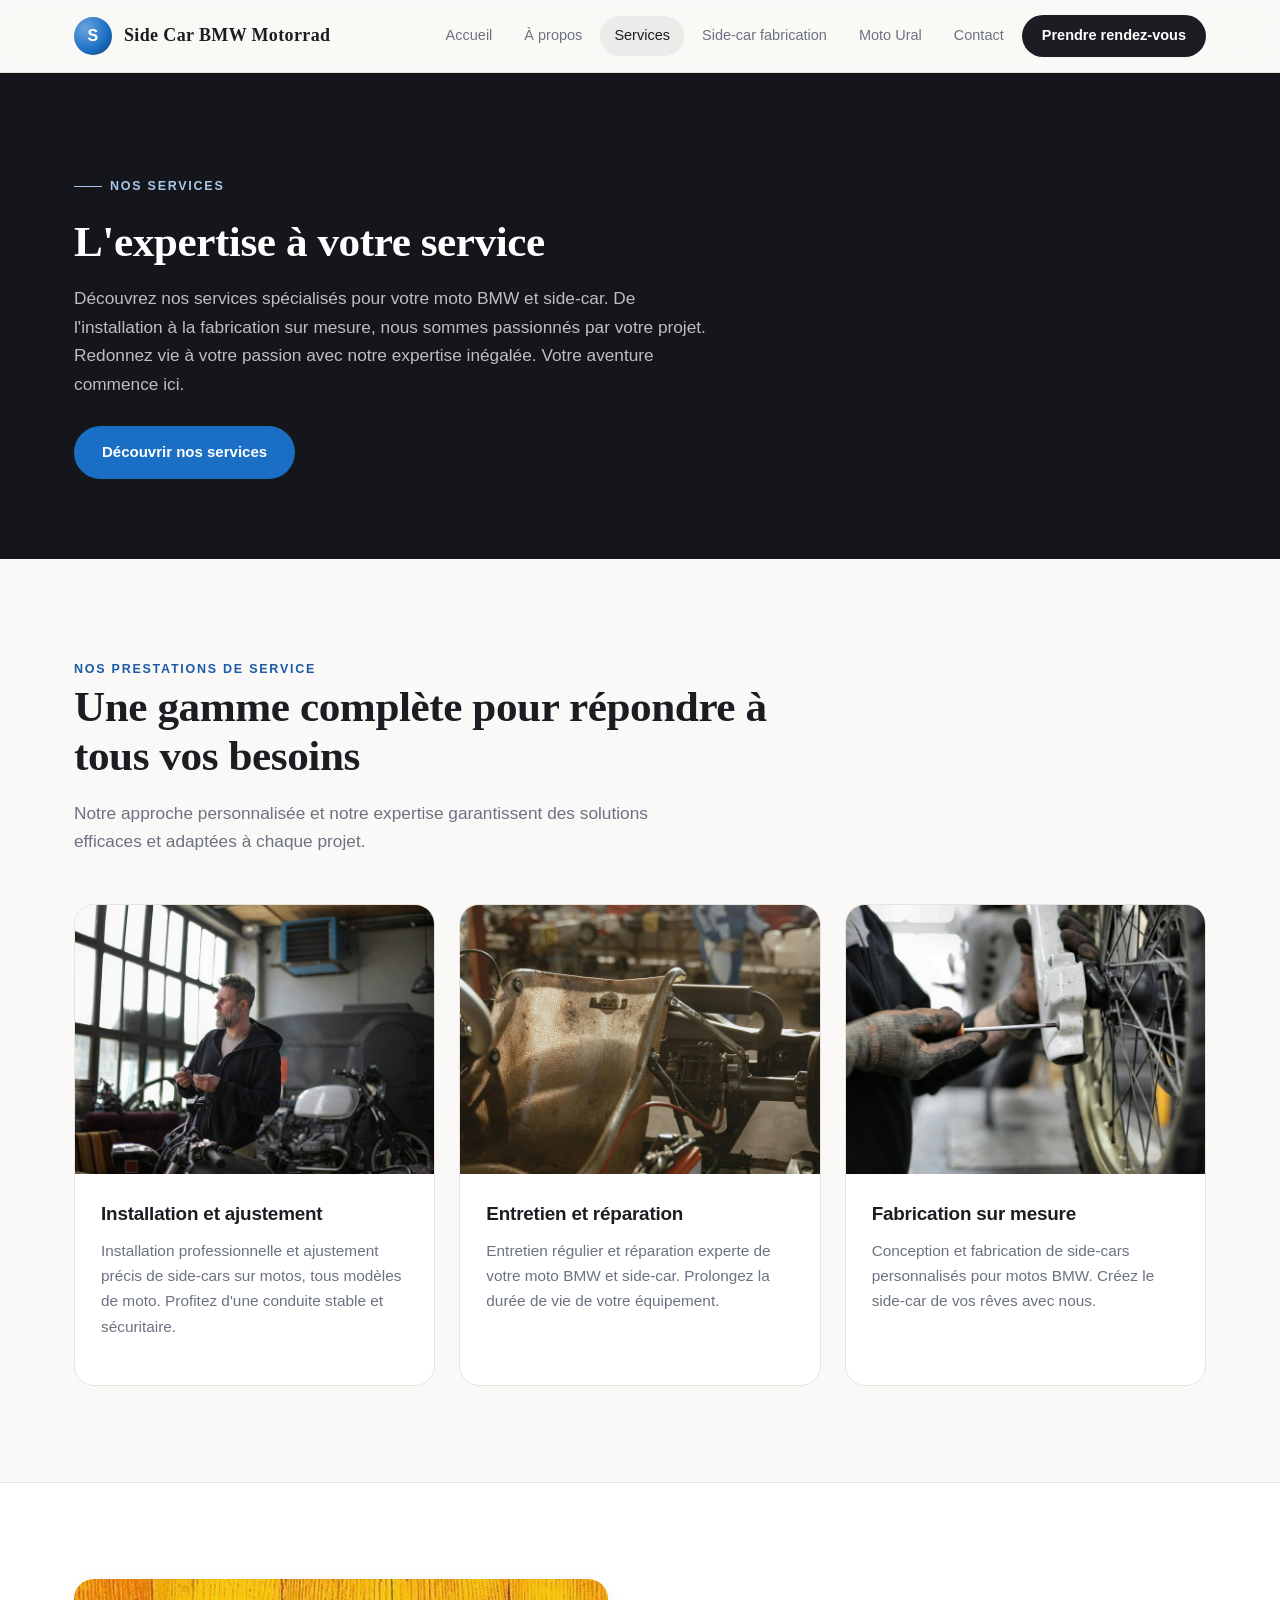
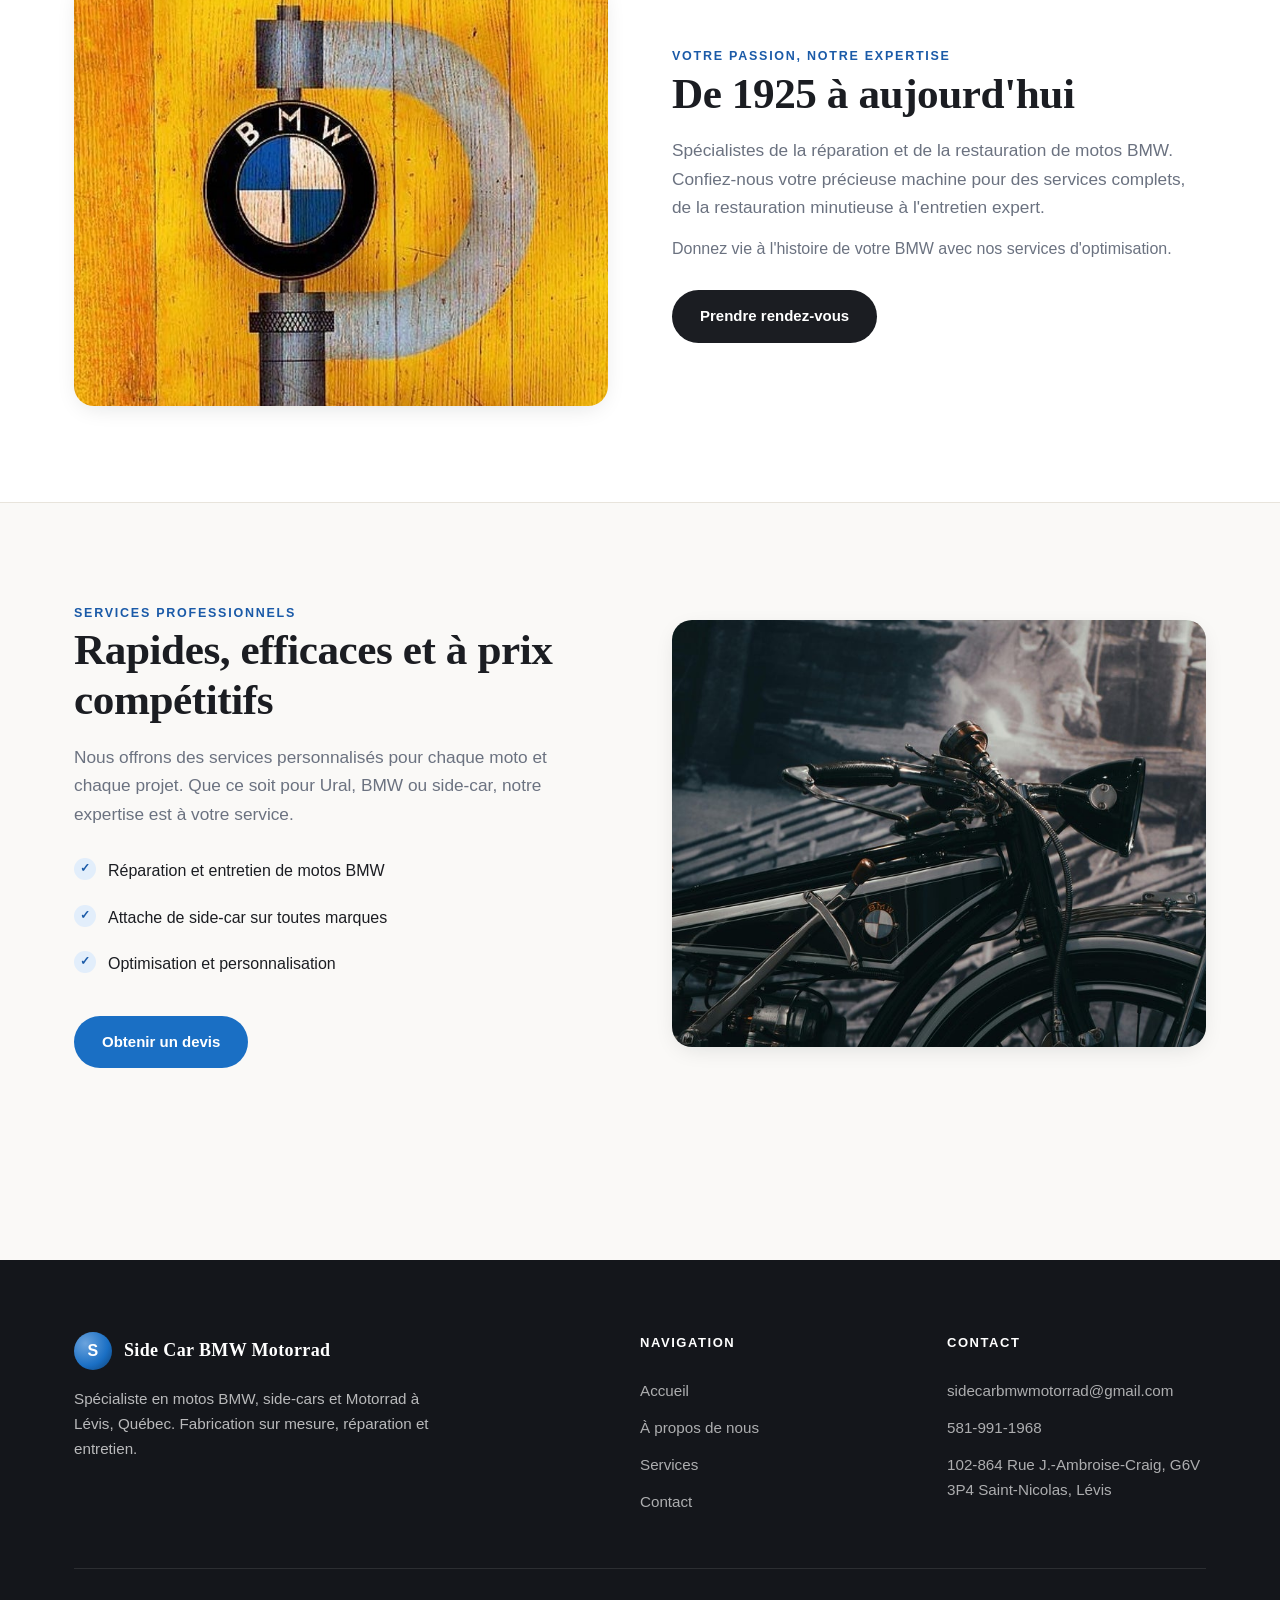
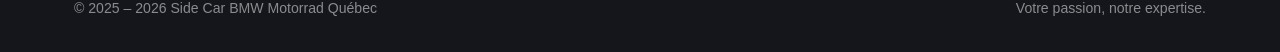
<file: services.html>
<!DOCTYPE html>
<html lang="fr">
<head>
  <meta charset="UTF-8">
  <meta name="viewport" content="width=device-width, initial-scale=1.0">
  <title>Services — Réparation Moto BMW & Motorrad Lévis, Québec | Side Car BMW</title>
  <meta name="description" content="Réparation moto BMW à Lévis, Québec : entretien, installation side-car, ajustement, fabrication sur mesure. Votre spécialiste Motorrad Lévis et région de Québec.">
  <link rel="canonical" href="https://sidcarbmwmotorrad.com/services.html">
  <meta name="keywords" content="moto BMW, Motorrad, réparation moto BMW Lévis, Motorrad Lévis, Québec, side-car BMW, entretien moto BMW, fabrication side-car, mécanique BMW Québec">
  <meta name="geo.region" content="CA-QC">
  <meta name="geo.placename" content="Lévis">
  <meta property="og:type" content="website">
  <meta property="og:site_name" content="Side Car BMW Motorrad Québec">
  <meta property="og:title" content="Services — Réparation Moto BMW & Motorrad Lévis, Québec | Side Car BMW">
  <meta property="og:description" content="Réparation moto BMW à Lévis, Québec : entretien, installation side-car, ajustement, fabrication sur mesure. Votre spécialiste Motorrad Lévis et région de Québec.">
  <meta property="og:url" content="https://sidcarbmwmotorrad.com/services.html">
  <meta property="og:locale" content="fr_CA">
  <meta name="twitter:card" content="summary_large_image">
  <meta name="twitter:title" content="Services — Réparation Moto BMW & Motorrad Lévis, Québec | Side Car BMW">
  <meta name="twitter:description" content="Réparation moto BMW à Lévis, Québec : entretien, installation side-car, ajustement, fabrication sur mesure. Votre spécialiste Motorrad Lévis et région de Québec.">
  <script type="application/ld+json">
  {"@context":"https://schema.org","@type":"AutoRepair","name":"Side Car BMW Motorrad Québec","image":"https://sidcarbmwmotorrad.com/images/atelier.jpg","url":"https://sidcarbmwmotorrad.com/","telephone":"+1-581-991-1968","email":"sidecarbmwmotorrad@gmail.com","address":{"@type":"PostalAddress","streetAddress":"102-864 Rue J.-Ambroise-Craig","addressLocality":"Lévis","addressRegion":"QC","postalCode":"G6V 3P4","addressCountry":"CA"},"geo":{"@type":"GeoCoordinates","latitude":46.8033,"longitude":-71.1779},"priceRange":"$$","description":"Réparation, entretien et fabrication de side-cars pour motos BMW et Motorrad à Lévis, Québec. Spécialiste BMW Motorrad et Ural.","areaServed":{"@type":"GeoCircle","geoMidpoint":{"@type":"GeoCoordinates","latitude":46.8033,"longitude":-71.1779},"geoRadius":"100000"},"sameAs":[]}
  </script>
  <link rel="stylesheet" href="css/style.css">
</head>
<body>

<header class="site-header">
  <div class="site-header__inner">
    <a class="brand" href="index.html">
      <span class="brand__mark">S</span>
      <span>Side Car BMW Motorrad</span>
    </a>
    <nav class="nav">
      <a class="nav__link" href="index.html">Accueil</a>
      <a class="nav__link" href="a-propos.html">À propos</a>
      <a class="nav__link nav__link--active" href="services.html">Services</a>
      <a class="nav__link" href="side-car-fabrication.html">Side-car fabrication</a>
      <a class="nav__link" href="moto-ural.html">Moto Ural</a>
      <a class="nav__link" href="contact.html">Contact</a>
      <a class="nav__cta" href="contact.html">Prendre rendez-vous</a>
    </nav>
  </div>
</header>

<section class="page-hero">
  <div class="container">
    <span class="eyebrow">Nos services</span>
    <h1 class="h2" style="color:#fff;">L'expertise à votre service</h1>
    <p class="lead">Découvrez nos services spécialisés pour votre moto BMW et side-car. De l'installation à la fabrication sur mesure, nous sommes passionnés par votre projet. Redonnez vie à votre passion avec notre expertise inégalée. Votre aventure commence ici.</p>
    <a class="btn btn--accent" style="margin-top: 28px;" href="contact.html">Découvrir nos services</a>
  </div>
</section>

<section class="section">
  <div class="container">
    <div class="section-head">
      <span class="kicker">Nos prestations de service</span>
      <h2 class="h2">Une gamme complète pour répondre à tous vos besoins</h2>
      <p class="lead">Notre approche personnalisée et notre expertise garantissent des solutions efficaces et adaptées à chaque projet.</p>
    </div>
    <div class="grid grid--3">
      <div class="card">
        <div class="card__media"><img src="images/installation.jpg" alt="Installation et ajustement"></div>
        <div class="card__body">
          <h3 class="card__title">Installation et ajustement</h3>
          <p class="card__text">Installation professionnelle et ajustement précis de side-cars sur motos, tous modèles de moto. Profitez d'une conduite stable et sécuritaire.</p>
        </div>
      </div>
      <div class="card">
        <div class="card__media"><img src="images/entretien.jpg" alt="Entretien et réparation"></div>
        <div class="card__body">
          <h3 class="card__title">Entretien et réparation</h3>
          <p class="card__text">Entretien régulier et réparation experte de votre moto BMW et side-car. Prolongez la durée de vie de votre équipement.</p>
        </div>
      </div>
      <div class="card">
        <div class="card__media"><img src="images/fabrication.jpg" alt="Fabrication sur mesure"></div>
        <div class="card__body">
          <h3 class="card__title">Fabrication sur mesure</h3>
          <p class="card__text">Conception et fabrication de side-cars personnalisés pour motos BMW. Créez le side-car de vos rêves avec nous.</p>
        </div>
      </div>
    </div>
  </div>
</section>

<section class="section" style="background: #fff; border-top: 1px solid var(--line); border-bottom: 1px solid var(--line);">
  <div class="container split">
    <div class="split__media">
      <img src="images/passion.jpg" alt="Votre passion, notre expertise">
    </div>
    <div>
      <span class="kicker">Votre passion, notre expertise</span>
      <h2 class="h2">De 1925 à aujourd'hui</h2>
      <p class="lead">Spécialistes de la réparation et de la restauration de motos BMW. Confiez-nous votre précieuse machine pour des services complets, de la restauration minutieuse à l'entretien expert.</p>
      <p style="color: var(--muted); margin-top: 14px;">Donnez vie à l'histoire de votre BMW avec nos services d'optimisation.</p>
      <a class="btn btn--dark" style="margin-top: 28px;" href="contact.html">Prendre rendez-vous</a>
    </div>
  </div>
</section>

<section class="section">
  <div class="container split">
    <div>
      <span class="kicker">Services professionnels</span>
      <h2 class="h2">Rapides, efficaces et à prix compétitifs</h2>
      <p class="lead">Nous offrons des services personnalisés pour chaque moto et chaque projet. Que ce soit pour Ural, BMW ou side-car, notre expertise est à votre service.</p>
      <ul class="list-check" style="margin-top: 20px;">
        <li>Réparation et entretien de motos BMW</li>
        <li>Attache de side-car sur toutes marques</li>
        <li>Optimisation et personnalisation</li>
      </ul>
      <a class="btn btn--accent" style="margin-top: 28px;" href="contact.html">Obtenir un devis</a>
    </div>
    <div class="split__media">
      <img src="images/travail.jpg" alt="Notre travail — side-car BMW Motorrad">
    </div>
  </div>
</section>

<footer class="site-footer">
  <div class="container">
    <div class="site-footer__grid">
      <div>
        <div class="brand">
          <span class="brand__mark">S</span>
          <span>Side Car BMW Motorrad</span>
        </div>
        <p>Spécialiste en motos BMW, side-cars et Motorrad à Lévis, Québec. Fabrication sur mesure, réparation et entretien.</p>
      </div>
      <div>
        <div class="site-footer__title">Navigation</div>
        <a class="site-footer__link" href="index.html">Accueil</a>
        <a class="site-footer__link" href="a-propos.html">À propos de nous</a>
        <a class="site-footer__link" href="services.html">Services</a>
        <a class="site-footer__link" href="contact.html">Contact</a>
      </div>
      <div>
        <div class="site-footer__title">Contact</div>
        <a class="site-footer__link" href="mailto:sidecarbmwmotorrad@gmail.com">sidecarbmwmotorrad@gmail.com</a>
        <a class="site-footer__link" href="tel:5819911968">581-991-1968</a>
        <a class="site-footer__link" href="#">102-864 Rue J.-Ambroise-Craig, G6V 3P4 Saint-Nicolas, Lévis</a>
      </div>
    </div>
    <div class="site-footer__bottom">
      <span>© 2025 – 2026 Side Car BMW Motorrad Québec</span>
      <span>Votre passion, notre expertise.</span>
    </div>
  </div>
</footer>

</body>
</html>
</file>
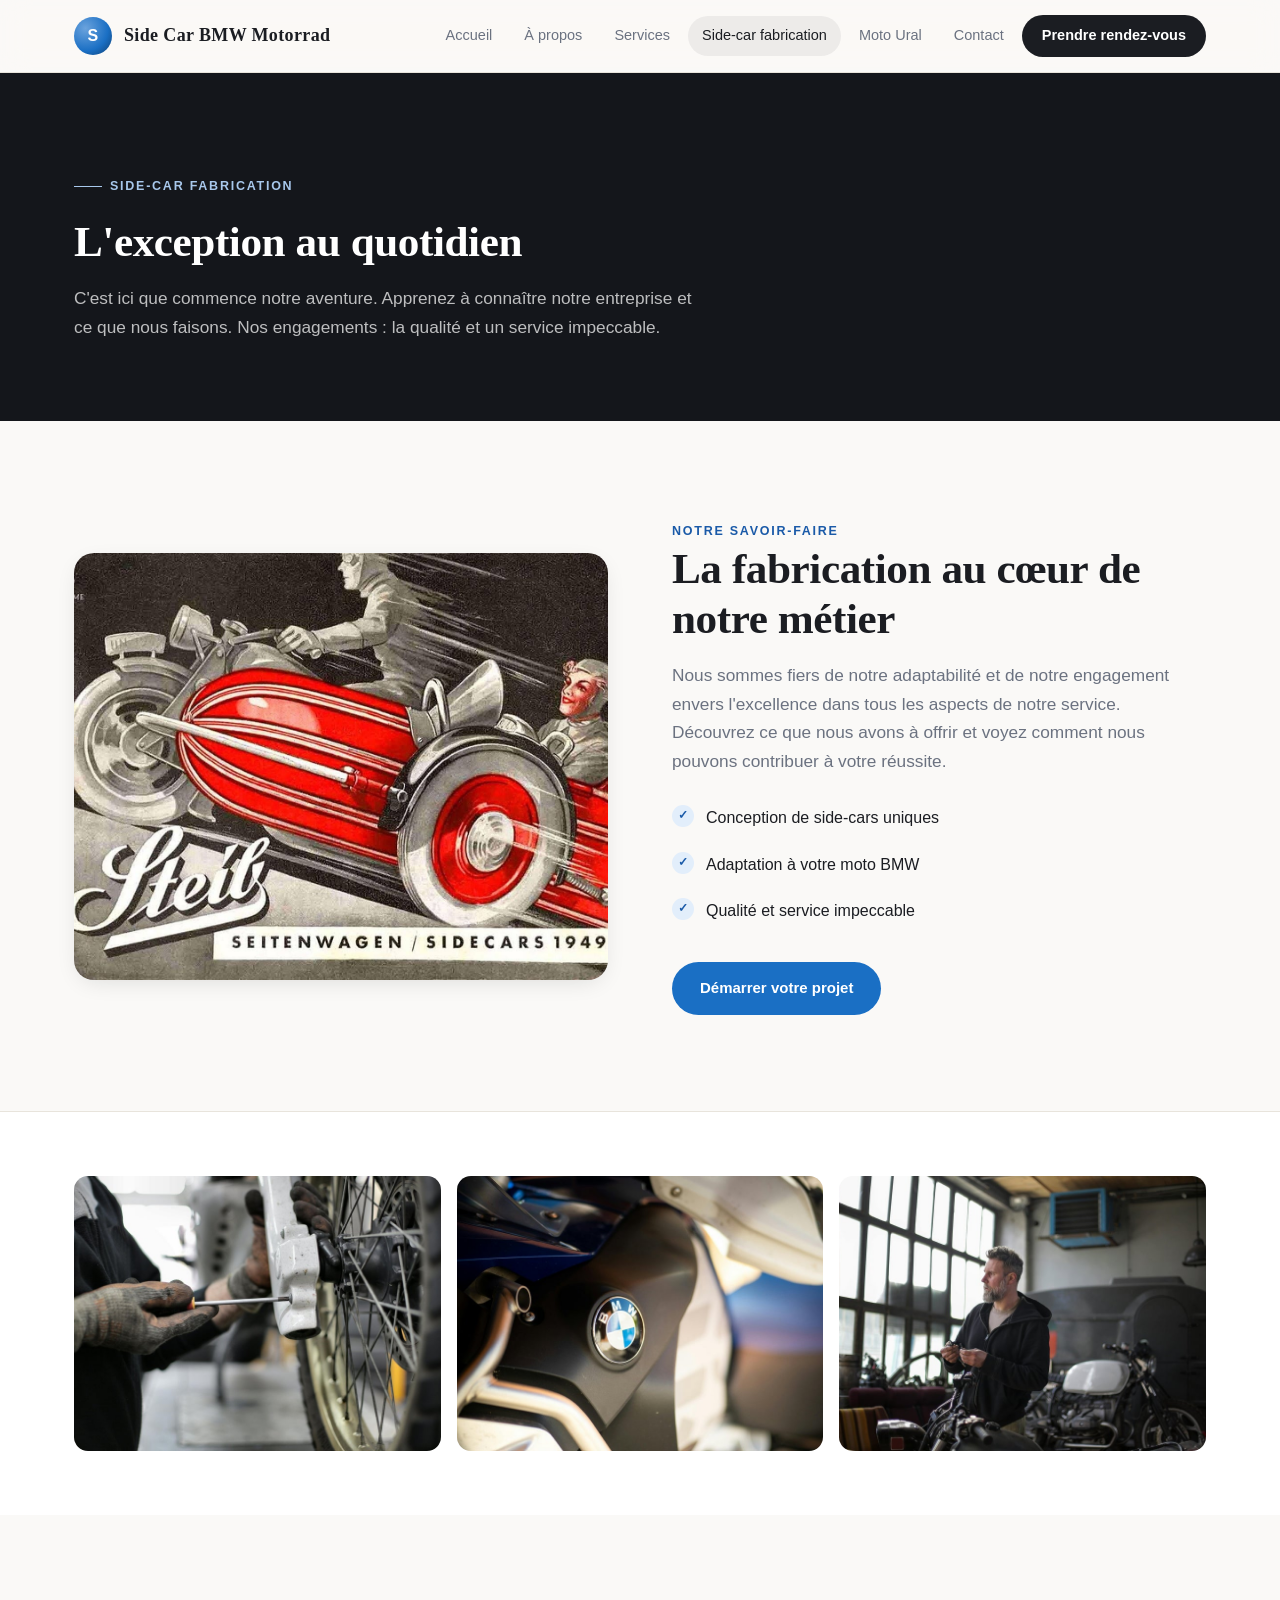
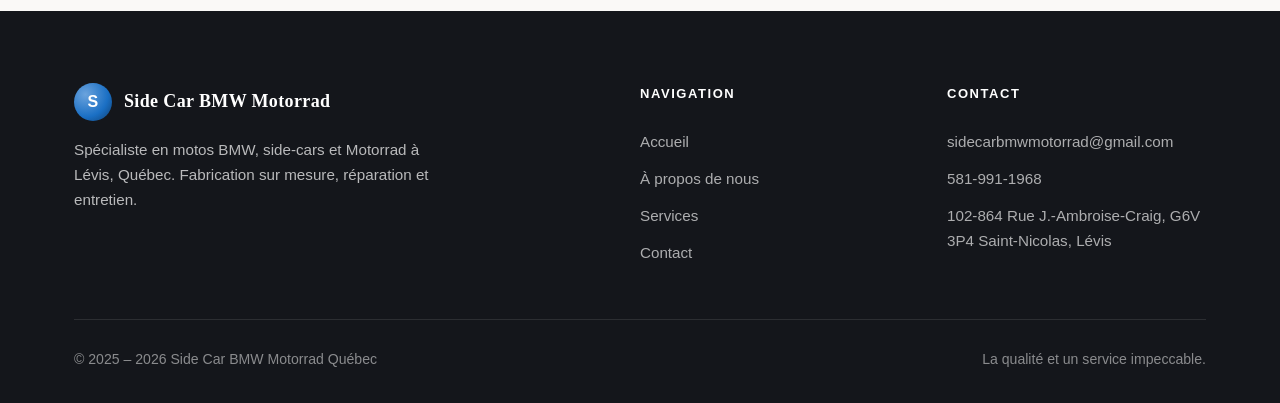
<file: side-car-fabrication.html>
<!DOCTYPE html>
<html lang="fr">
<head>
  <meta charset="UTF-8">
  <meta name="viewport" content="width=device-width, initial-scale=1.0">
  <title>Fabrication Side-car BMW sur mesure — Lévis, Québec | BMW Motorrad</title>
  <meta name="description" content="Fabrication de side-cars sur mesure pour motos BMW et Motorrad à Lévis, Québec. Qualité artisanale, service impeccable. Spécialiste side-car BMW au Québec.">
  <link rel="canonical" href="https://sidcarbmwmotorrad.com/side-car-fabrication.html">
  <meta name="keywords" content="moto BMW, Motorrad, réparation moto BMW Lévis, Motorrad Lévis, Québec, side-car BMW, entretien moto BMW, fabrication side-car, mécanique BMW Québec">
  <meta name="geo.region" content="CA-QC">
  <meta name="geo.placename" content="Lévis">
  <meta property="og:type" content="website">
  <meta property="og:site_name" content="Side Car BMW Motorrad Québec">
  <meta property="og:title" content="Fabrication Side-car BMW sur mesure — Lévis, Québec | BMW Motorrad">
  <meta property="og:description" content="Fabrication de side-cars sur mesure pour motos BMW et Motorrad à Lévis, Québec. Qualité artisanale, service impeccable. Spécialiste side-car BMW au Québec.">
  <meta property="og:url" content="https://sidcarbmwmotorrad.com/side-car-fabrication.html">
  <meta property="og:locale" content="fr_CA">
  <meta name="twitter:card" content="summary_large_image">
  <meta name="twitter:title" content="Fabrication Side-car BMW sur mesure — Lévis, Québec | BMW Motorrad">
  <meta name="twitter:description" content="Fabrication de side-cars sur mesure pour motos BMW et Motorrad à Lévis, Québec. Qualité artisanale, service impeccable. Spécialiste side-car BMW au Québec.">
  <script type="application/ld+json">
  {"@context":"https://schema.org","@type":"AutoRepair","name":"Side Car BMW Motorrad Québec","image":"https://sidcarbmwmotorrad.com/images/atelier.jpg","url":"https://sidcarbmwmotorrad.com/","telephone":"+1-581-991-1968","email":"sidecarbmwmotorrad@gmail.com","address":{"@type":"PostalAddress","streetAddress":"102-864 Rue J.-Ambroise-Craig","addressLocality":"Lévis","addressRegion":"QC","postalCode":"G6V 3P4","addressCountry":"CA"},"geo":{"@type":"GeoCoordinates","latitude":46.8033,"longitude":-71.1779},"priceRange":"$$","description":"Réparation, entretien et fabrication de side-cars pour motos BMW et Motorrad à Lévis, Québec. Spécialiste BMW Motorrad et Ural.","areaServed":{"@type":"GeoCircle","geoMidpoint":{"@type":"GeoCoordinates","latitude":46.8033,"longitude":-71.1779},"geoRadius":"100000"},"sameAs":[]}
  </script>
  <link rel="stylesheet" href="css/style.css">
</head>
<body>

<header class="site-header">
  <div class="site-header__inner">
    <a class="brand" href="index.html">
      <span class="brand__mark">S</span>
      <span>Side Car BMW Motorrad</span>
    </a>
    <nav class="nav">
      <a class="nav__link" href="index.html">Accueil</a>
      <a class="nav__link" href="a-propos.html">À propos</a>
      <a class="nav__link" href="services.html">Services</a>
      <a class="nav__link nav__link--active" href="side-car-fabrication.html">Side-car fabrication</a>
      <a class="nav__link" href="moto-ural.html">Moto Ural</a>
      <a class="nav__link" href="contact.html">Contact</a>
      <a class="nav__cta" href="contact.html">Prendre rendez-vous</a>
    </nav>
  </div>
</header>

<section class="page-hero">
  <div class="container">
    <span class="eyebrow">Side-car fabrication</span>
    <h1 class="h2" style="color:#fff;">L'exception au quotidien</h1>
    <p class="lead">C'est ici que commence notre aventure. Apprenez à connaître notre entreprise et ce que nous faisons. Nos engagements : la qualité et un service impeccable.</p>
  </div>
</section>

<section class="section">
  <div class="container split">
    <div class="split__media">
      <img src="images/fabrication-hero.jpg" alt="Fabrication de side-car sur mesure">
    </div>
    <div>
      <span class="kicker">Notre savoir-faire</span>
      <h2 class="h2">La fabrication au cœur de notre métier</h2>
      <p class="lead">Nous sommes fiers de notre adaptabilité et de notre engagement envers l'excellence dans tous les aspects de notre service. Découvrez ce que nous avons à offrir et voyez comment nous pouvons contribuer à votre réussite.</p>
      <ul class="list-check" style="margin-top: 20px;">
        <li>Conception de side-cars uniques</li>
        <li>Adaptation à votre moto BMW</li>
        <li>Qualité et service impeccable</li>
      </ul>
      <a class="btn btn--accent" style="margin-top: 28px;" href="contact.html">Démarrer votre projet</a>
    </div>
  </div>
</section>

<section class="section section--tight" style="background: #fff; border-top: 1px solid var(--line);">
  <div class="container">
    <div class="gallery">
      <img src="images/fabrication.jpg" alt="Side-car fabrication sur mesure">
      <img src="images/personnalisation.jpg" alt="Personnalisation de side-car">
      <img src="images/installation.jpg" alt="Installation de side-car">
    </div>
  </div>
</section>

<footer class="site-footer">
  <div class="container">
    <div class="site-footer__grid">
      <div>
        <div class="brand">
          <span class="brand__mark">S</span>
          <span>Side Car BMW Motorrad</span>
        </div>
        <p>Spécialiste en motos BMW, side-cars et Motorrad à Lévis, Québec. Fabrication sur mesure, réparation et entretien.</p>
      </div>
      <div>
        <div class="site-footer__title">Navigation</div>
        <a class="site-footer__link" href="index.html">Accueil</a>
        <a class="site-footer__link" href="a-propos.html">À propos de nous</a>
        <a class="site-footer__link" href="services.html">Services</a>
        <a class="site-footer__link" href="contact.html">Contact</a>
      </div>
      <div>
        <div class="site-footer__title">Contact</div>
        <a class="site-footer__link" href="mailto:sidecarbmwmotorrad@gmail.com">sidecarbmwmotorrad@gmail.com</a>
        <a class="site-footer__link" href="tel:5819911968">581-991-1968</a>
        <a class="site-footer__link" href="#">102-864 Rue J.-Ambroise-Craig, G6V 3P4 Saint-Nicolas, Lévis</a>
      </div>
    </div>
    <div class="site-footer__bottom">
      <span>© 2025 – 2026 Side Car BMW Motorrad Québec</span>
      <span>La qualité et un service impeccable.</span>
    </div>
  </div>
</footer>

</body>
</html>
</file>
<file: css/style.css>
/* ==========================================================================
   Side Car BMW Motorrad Québec — feuille de style (version épurée)
   ========================================================================== */

:root {
  --bg: #faf9f7;
  --surface: #ffffff;
  --ink: #1b1d22;
  --muted: #6b7280;
  --line: #e8e4dc;
  --accent: #1a6fc4;          /* laiton / cuir — héritage moto */
  --accent-soft: #e2eefb;
  --accent-ink: #1a5aa8;
  --dark: #14161b;
  --dark-2: #1d2026;
  --radius: 14px;
  --radius-lg: 20px;
  --shadow-sm: 0 1px 2px rgba(20, 22, 27, 0.05), 0 1px 3px rgba(20, 22, 27, 0.06);
  --shadow-md: 0 6px 24px -8px rgba(20, 22, 27, 0.16);
  --shadow-lg: 0 20px 50px -18px rgba(20, 22, 27, 0.28);
  --maxw: 1180px;
  --font: -apple-system, BlinkMacSystemFont, "Segoe UI", Roboto, Helvetica, Arial, sans-serif;
  --font-serif: "Playfair Display", "Iowan Old Style", Georgia, "Times New Roman", serif;
}

* { margin: 0; padding: 0; box-sizing: border-box; }

html { scroll-behavior: smooth; -webkit-text-size-adjust: 100%; }

body {
  font-family: var(--font);
  background: var(--bg);
  color: var(--ink);
  line-height: 1.65;
  font-size: 16px;
  -webkit-font-smoothing: antialiased;
  text-rendering: optimizeLegibility;
}

img { max-width: 100%; display: block; }
a { color: inherit; text-decoration: none; }
ul { list-style: none; }

::selection { background: var(--accent); color: #fff; }

.container { max-width: var(--maxw); margin: 0 auto; padding: 0 24px; }

.section { padding: 96px 0; }
.section--tight { padding: 64px 0; }

/* ---------- En-tête ---------- */
.site-header {
  position: sticky;
  top: 0;
  z-index: 50;
  background: rgba(250, 249, 247, 0.82);
  backdrop-filter: saturate(180%) blur(14px);
  -webkit-backdrop-filter: saturate(180%) blur(14px);
  border-bottom: 1px solid var(--line);
}

.site-header__inner {
  max-width: var(--maxw);
  margin: 0 auto;
  padding: 0 24px;
  height: 72px;
  display: flex;
  align-items: center;
  justify-content: space-between;
  gap: 24px;
}

.brand {
  display: flex;
  align-items: center;
  gap: 12px;
  font-family: var(--font-serif);
  font-weight: 700;
  font-size: 18px;
  letter-spacing: 0.02em;
  white-space: nowrap;
}

.brand__mark {
  width: 38px; height: 38px;
  border-radius: 50%;
  background: radial-gradient(circle at 30% 30%, #6ba3dd, var(--accent) 60%, #0f3d6e);
  display: grid; place-items: center;
  color: #fff;
  font-family: var(--font);
  font-size: 16px;
  font-weight: 800;
  flex: none;
}

.nav { display: flex; align-items: center; gap: 4px; }

.nav__link {
  padding: 8px 14px;
  border-radius: 999px;
  font-size: 14.5px;
  font-weight: 500;
  color: var(--muted);
  transition: color .15s, background .15s;
}

.nav__link:hover { color: var(--ink); background: rgba(20, 22, 27, 0.05); }

.nav__link--active {
  color: var(--ink);
  background: rgba(20, 22, 27, 0.06);
}

.nav__cta {
  padding: 9px 20px;
  border-radius: 999px;
  background: var(--ink);
  color: #fff;
  font-size: 14.5px;
  font-weight: 600;
  transition: background .15s, transform .15s;
}

.nav__cta:hover { background: var(--accent); transform: translateY(-1px); }

/* ---------- Héro ---------- */
.hero {
  position: relative;
  min-height: 82vh;
  display: flex;
  align-items: center;
  overflow: hidden;
  color: #fff;
  background: var(--dark);
}

.hero__media {
  position: absolute; inset: 0;
}

.hero__media img {
  width: 100%; height: 100%;
  object-fit: cover;
  opacity: 0.82;
}

.hero__media::after {
  content: "";
  position: absolute; inset: 0;
  background: linear-gradient(180deg, rgba(14, 16, 20, 0.55) 0%, rgba(14, 16, 20, 0.25) 45%, rgba(14, 16, 20, 0.85) 100%);
}

.hero__content {
  position: relative;
  z-index: 2;
  max-width: 720px;
  padding: 96px 0;
}

.eyebrow {
  display: inline-flex;
  align-items: center;
  gap: 8px;
  font-size: 12.5px;
  font-weight: 700;
  letter-spacing: 0.14em;
  text-transform: uppercase;
  color: #a8c8ec;
  margin-bottom: 20px;
}

.eyebrow::before { content: ""; width: 28px; height: 1px; background: #a8c8ec; }

.hero__title {
  font-family: var(--font-serif);
  font-size: clamp(2.4rem, 5.4vw, 4rem);
  line-height: 1.08;
  font-weight: 700;
  letter-spacing: -0.01em;
  margin-bottom: 24px;
}

.hero__text {
  font-size: 1.12rem;
  color: rgba(255, 255, 255, 0.86);
  max-width: 560px;
  margin-bottom: 36px;
}

.btn {
  display: inline-flex;
  align-items: center;
  gap: 10px;
  padding: 14px 28px;
  border-radius: 999px;
  font-weight: 600;
  font-size: 15px;
  cursor: pointer;
  border: none;
  transition: transform .15s, background .15s, box-shadow .15s;
}

.btn--accent { background: var(--accent); color: #fff; }
.btn--accent:hover { background: #13599f; transform: translateY(-2px); box-shadow: 0 12px 28px -10px rgba(26, 111, 196, 0.55); }

.btn--ghost {
  background: transparent; color: #fff;
  border: 1px solid rgba(255, 255, 255, 0.4);
}
.btn--ghost:hover { background: rgba(255, 255, 255, 0.12); }

.btn--dark { background: var(--ink); color: #fff; }
.btn--dark:hover { background: var(--accent); transform: translateY(-2px); }

/* ---------- Sections génériques ---------- */
.kicker {
  font-size: 12.5px;
  font-weight: 700;
  letter-spacing: 0.14em;
  text-transform: uppercase;
  color: var(--accent-ink);
  margin-bottom: 14px;
}

.h2 {
  font-family: var(--font-serif);
  font-size: clamp(1.9rem, 3.6vw, 2.7rem);
  line-height: 1.15;
  font-weight: 700;
  letter-spacing: -0.01em;
  margin-bottom: 18px;
}

.lead {
  font-size: 1.08rem;
  color: var(--muted);
  max-width: 640px;
}

.section-head { max-width: 720px; margin-bottom: 48px; }

/* ---------- Grille de services (cartes) ---------- */
.grid { display: grid; gap: 24px; }
.grid--3 { grid-template-columns: repeat(3, 1fr); }
.grid--4 { grid-template-columns: repeat(4, 1fr); }
.grid--2 { grid-template-columns: repeat(2, 1fr); }

.card {
  background: var(--surface);
  border: 1px solid var(--line);
  border-radius: var(--radius-lg);
  overflow: hidden;
  transition: transform .2s, box-shadow .2s;
}

.card:hover { transform: translateY(-4px); box-shadow: var(--shadow-md); }

.card__media { aspect-ratio: 4 / 3; overflow: hidden; background: var(--dark-2); }
.card__media img { width: 100%; height: 100%; object-fit: cover; transition: transform .5s; }
.card:hover .card__media img { transform: scale(1.05); }

.card__body { padding: 24px 26px 28px; }

.card__title { font-size: 1.18rem; font-weight: 700; margin-bottom: 8px; letter-spacing: -0.01em; }

.card__text { color: var(--muted); font-size: 0.96rem; margin-bottom: 18px; }

.card__link {
  font-size: 14px; font-weight: 600; color: var(--accent-ink);
  display: inline-flex; align-items: center; gap: 6px;
}

.card__link:hover { color: var(--ink); }

/* ---------- Bloc image + texte ---------- */
.split {
  display: grid;
  grid-template-columns: 1fr 1fr;
  gap: 64px;
  align-items: center;
}

.split__media {
  border-radius: var(--radius-lg);
  overflow: hidden;
  box-shadow: var(--shadow-md);
  aspect-ratio: 5 / 4;
}

.split__media img { width: 100%; height: 100%; object-fit: cover; }

.list-check li {
  display: flex; gap: 12px;
  padding: 10px 0;
  color: var(--ink);
  font-weight: 500;
}

.list-check li::before {
  content: "✓";
  flex: none;
  width: 22px; height: 22px;
  border-radius: 50%;
  background: var(--accent-soft);
  color: var(--accent-ink);
  display: grid; place-items: center;
  font-size: 12px;
  font-weight: 800;
}

/* ---------- Bandeau sombre ---------- */
.band {
  background: var(--dark);
  color: #fff;
  border-radius: var(--radius-lg);
  padding: 64px;
  display: flex;
  align-items: center;
  justify-content: space-between;
  gap: 40px;
  flex-wrap: wrap;
}

.band .h2 { color: #fff; margin-bottom: 10px; }
.band p { color: rgba(255, 255, 255, 0.72); max-width: 520px; }

/* ---------- Témoignages ---------- */
.quote-card {
  background: var(--surface);
  border: 1px solid var(--line);
  border-radius: var(--radius-lg);
  padding: 32px;
  box-shadow: var(--shadow-sm);
}

.quote-card__mark {
  font-family: var(--font-serif);
  font-size: 3rem;
  line-height: 1;
  color: var(--accent);
  margin-bottom: 8px;
}

.quote-card__text {
  font-family: var(--font-serif);
  font-size: 1.15rem;
  line-height: 1.5;
  margin-bottom: 22px;
  color: var(--ink);
}

.quote-card__author { font-size: 0.92rem; font-weight: 700; color: var(--accent-ink); }

/* ---------- Formulaire ---------- */
.form { display: grid; gap: 18px; }

.field label {
  display: block;
  font-size: 13.5px;
  font-weight: 600;
  margin-bottom: 7px;
  color: var(--ink);
}

.field input,
.field textarea {
  width: 100%;
  padding: 13px 16px;
  border: 1px solid var(--line);
  border-radius: 12px;
  font-family: var(--font);
  font-size: 15px;
  color: var(--ink);
  background: var(--surface);
  transition: border-color .15s, box-shadow .15s;
}

.field input:focus,
.field textarea:focus {
  outline: none;
  border-color: var(--accent);
  box-shadow: 0 0 0 3px rgba(26, 111, 196, 0.16);
}

.field textarea { min-height: 140px; resize: vertical; }

/* ---------- Coordonnées ---------- */
.contact-item {
  display: flex; gap: 16px; align-items: flex-start;
  padding: 20px 0;
  border-bottom: 1px solid var(--line);
}

.contact-item:last-child { border-bottom: none; }

.contact-item__icon {
  flex: none;
  width: 44px; height: 44px;
  border-radius: 12px;
  background: var(--accent-soft);
  color: var(--accent-ink);
  display: grid; place-items: center;
  font-size: 18px;
}

.contact-item__label { font-size: 12.5px; font-weight: 700; text-transform: uppercase; letter-spacing: 0.1em; color: var(--muted); margin-bottom: 3px; }
.contact-item__value { font-weight: 600; font-size: 1.05rem; }

/* ---------- Galerie ---------- */
.gallery { display: grid; grid-template-columns: repeat(3, 1fr); gap: 16px; }
.gallery img { border-radius: var(--radius); aspect-ratio: 4 / 3; object-fit: cover; width: 100%; }

/* ---------- Pied de page ---------- */
.site-footer {
  background: var(--dark);
  color: rgba(255, 255, 255, 0.7);
  padding: 72px 0 32px;
  margin-top: 96px;
}

.site-footer__grid {
  display: grid;
  grid-template-columns: 2fr 1fr 1fr;
  gap: 48px;
  padding-bottom: 48px;
  border-bottom: 1px solid rgba(255, 255, 255, 0.1);
}

.site-footer .brand { color: #fff; margin-bottom: 16px; }

.site-footer p { max-width: 380px; font-size: 0.95rem; }

.site-footer__title {
  color: #fff; font-size: 13px; font-weight: 700;
  text-transform: uppercase; letter-spacing: 0.12em; margin-bottom: 18px;
}

.site-footer__link {
  display: block; padding: 6px 0;
  font-size: 0.95rem; color: rgba(255, 255, 255, 0.65);
  transition: color .15s;
}

.site-footer__link:hover { color: #a8c8ec; }

.site-footer__bottom {
  padding-top: 28px;
  display: flex; justify-content: space-between; gap: 16px; flex-wrap: wrap;
  font-size: 0.88rem; color: rgba(255, 255, 255, 0.5);
}

/* ---------- Responsive ---------- */
@media (max-width: 980px) {
  .grid--3, .grid--4 { grid-template-columns: repeat(2, 1fr); }
  .split { grid-template-columns: 1fr; gap: 40px; }
  .section { padding: 72px 0; }
  .band { padding: 44px 32px; }
  .site-footer__grid { grid-template-columns: 1fr 1fr; }
}

@media (max-width: 640px) {
  .grid--3, .grid--4, .grid--2, .gallery { grid-template-columns: 1fr; }
  .nav__link { display: none; }
  .hero { min-height: 72vh; }
  .site-header__inner { height: 64px; }
  .site-footer__grid { grid-template-columns: 1fr; }
  .section { padding: 56px 0; }
}

/* ---------- Page-titre (pages intérieures) ---------- */
.page-hero {
  background: var(--dark);
  color: #fff;
  padding: 96px 0 80px;
  position: relative;
  overflow: hidden;
}

.page-hero .h2 { color: #fff; }
.page-hero .lead { color: rgba(255, 255, 255, 0.72); }
</file>
